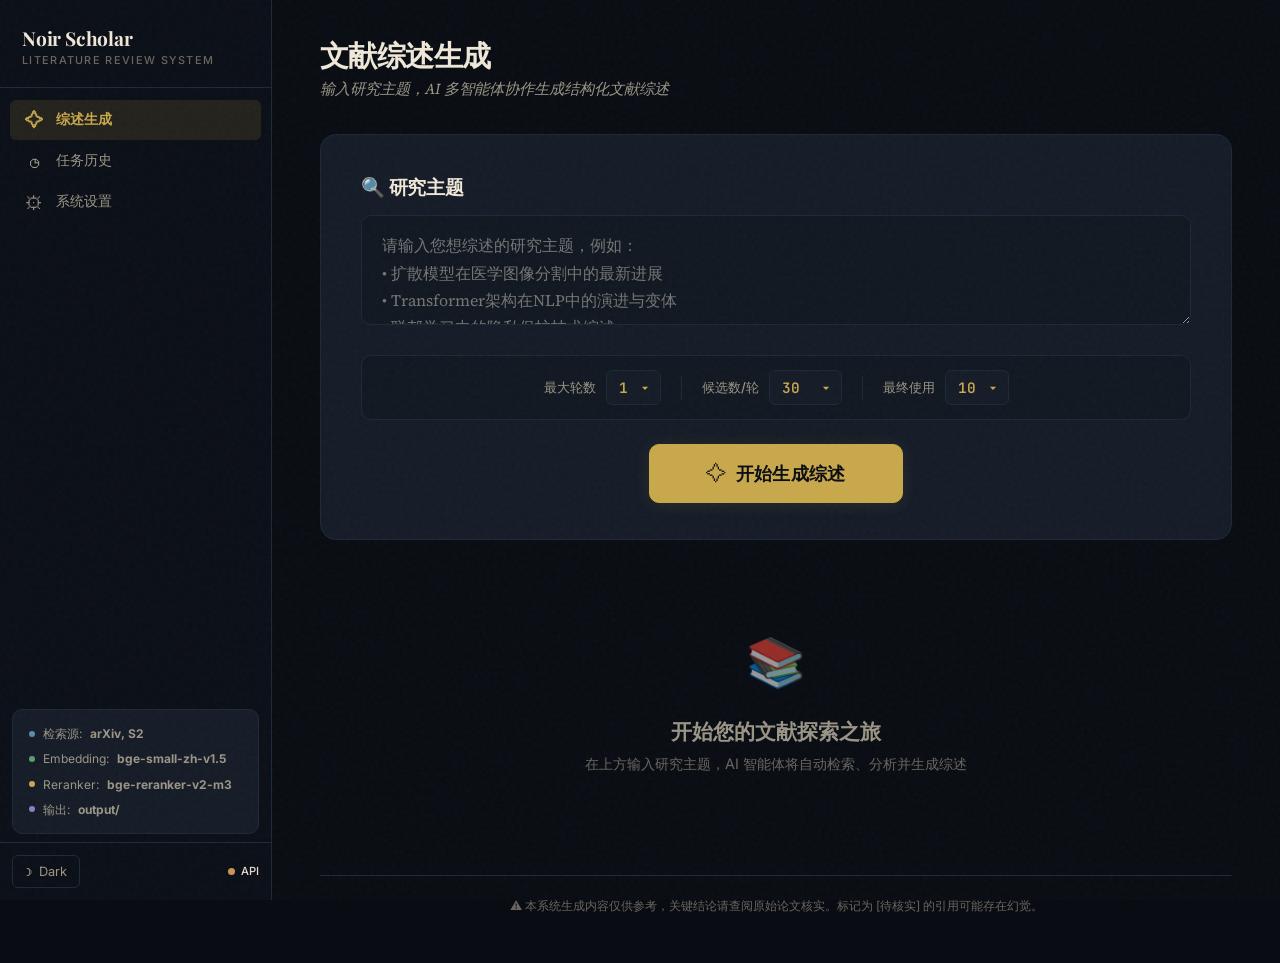
<file: src/ui/static/index.html>
<!DOCTYPE html>
<html lang="zh-CN" data-theme="dark">
<head>
  <meta charset="UTF-8">
  <meta name="viewport" content="width=device-width, initial-scale=1.0">
  <title>Noir Scholar — 科研文献智能综述系统</title>
  <meta name="description" content="基于 LangGraph 多 Agent 协作的自动文献综述生成平台">
  <link rel="icon" href="data:image/svg+xml,%3Csvg xmlns='http://www.w3.org/2000/svg' viewBox='0 0 32 32'%3E%3Ctext y='28' font-size='28'%3E📚%3C/text%3E%3C/svg%3E">
  <link rel="stylesheet" href="css/main.css">
</head>
<body>
  <div id="app">
    <!-- Rendered by JS -->
    <div style="display:flex;align-items:center;justify-content:center;width:100%;min-height:100vh;">
      <div style="text-align:center;">
        <div style="font-size:3rem;margin-bottom:16px;">📚</div>
        <p style="color:var(--text-secondary);">正在加载 Noir Scholar...</p>
      </div>
    </div>
  </div>

  <script>
    // API base URL configuration
    // In production, change this to your actual API server
    window.__API_BASE__ = window.location.origin + '/api/review';
  </script>
  <script src="js/main.js"></script>
</body>
</html>
</file>
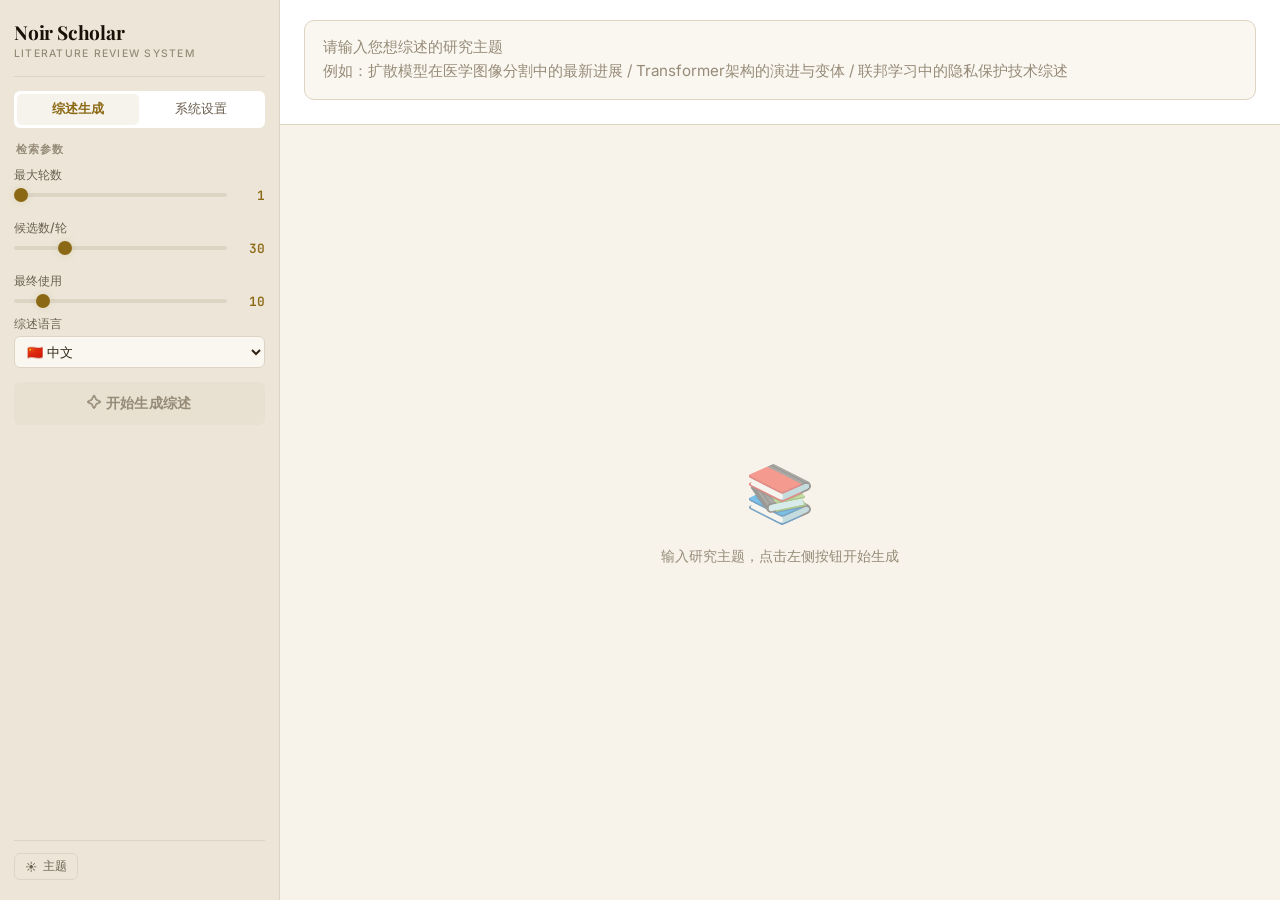
<file: desktop/app.html>
<!DOCTYPE html>
<html lang="zh-CN" data-theme="light">
<head>
<meta charset="UTF-8">
<meta name="viewport" content="width=device-width, initial-scale=1.0">
<title>Noir Scholar · 文献综述系统</title>
<link rel="stylesheet" href="app.css">

</head>
<body>

<!-- ===== Sidebar ===== -->
<aside class="sidebar">
  <div class="sidebar-brand">
    <h1>Noir Scholar</h1>
    <div class="subtitle">Literature Review System</div>
  </div>

  <div class="segmented-nav">
    <button id="navGenerate" class="active" onclick="switchPage('generate')">综述生成</button>
    <button id="navSettings" onclick="switchPage('settings')">系统设置</button>
  </div>

  <!-- Generate sidebar -->
  <div id="sidebarGenerate">
    <div class="sidebar-section">
      <div class="sidebar-section-label">检索参数</div>
      <div class="sidebar-field">
        <label>最大轮数</label>
        <div class="range-row">
          <input type="range" id="maxRounds" min="1" max="5" value="1" oninput="updateSlider('roundsVal', this.value)">
          <span class="range-val" id="roundsVal">1</span>
        </div>
      </div>
      <div class="sidebar-field">
        <label>候选数/轮</label>
        <div class="range-row">
          <input type="range" id="papersPerRound" min="10" max="100" value="30" oninput="updateSlider('papersVal', this.value)">
          <span class="range-val" id="papersVal">30</span>
        </div>
      </div>
      <div class="sidebar-field">
        <label>最终使用</label>
        <div class="range-row">
          <input type="range" id="finalPapers" min="5" max="50" value="10" oninput="updateSlider('finalVal', this.value)">
          <span class="range-val" id="finalVal">10</span>
        </div>
      </div>
    </div>

    <!-- Language selector -->
    <div class="sidebar-field">
      <label>综述语言</label>
      <select id="reviewLanguage" style="width:100%;padding:6px 8px;border:1px solid var(--border);border-radius:var(--radius-sm);background:var(--bg-input);color:var(--text-primary);font-family:var(--font-ui);font-size:0.82rem;cursor:pointer;">
        <option value="zh">🇨🇳 中文</option>
        <option value="en">🇺🇸 English</option>
      </select>
    </div>

    <button class="btn-generate" id="generateBtn" onclick="startReview()" disabled>✧ 开始生成综述</button>
  </div>

  <!-- Settings sidebar -->
  <div id="sidebarSettings" style="display:none">
    <div class="sidebar-section">
      <div class="sidebar-section-label">配置</div>
      <p class="sidebar-settings-hint">
        在右侧面板中修改 LLM、检索源、输出路径等配置。<br><br>
        点击 <b style="color:var(--accent);">保存设置</b> 后生效，Web 端与桌面端共享。
      </p>
    </div>
  </div>

  <!-- Recent history -->
  <div class="sidebar-history" id="sidebarHistory" style="display:none;">
    <div class="sidebar-section-label">📋 历史记录</div>
    <div class="history-list" id="historyList"></div>
  </div>

  <div class="sidebar-footer">
    <button class="theme-toggle" onclick="toggleTheme()" title="切换主题">
      <span id="themeIcon">☀</span> 主题
    </button>
  </div>
</aside>

<!-- ===== Main ===== -->
<div class="main">

  <!-- ===== PAGE: Generate ===== -->
  <div class="page active" id="pageGenerate">
    <div class="input-area">
      <textarea id="queryInput" placeholder="请输入您想综述的研究主题&#10;例如：扩散模型在医学图像分割中的最新进展 / Transformer架构的演进与变体 / 联邦学习中的隐私保护技术综述" oninput="checkInput()"></textarea>
    </div>

    <!-- Pipeline + Progress -->
    <div class="pipeline-box" id="pipelineBox">
      <div class="pipeline" id="pipelineStages">
        <!-- JS populated -->
      </div>
      <div class="progress-bar-wrap">
        <div class="progress-track"><div class="progress-fill" id="progressBar"></div></div>
        <span class="progress-label" id="progressText">准备中...</span>
        <span class="progress-pct" id="progressPct">0%</span>
      </div>
    </div>

    <!-- Live log -->
    <div class="live-log-area" id="liveLogArea">
      <div class="log-header">📋 实时执行日志</div>
      <div class="log-body" id="liveLogBody"></div>
    </div>

    <!-- Empty state -->
    <div class="empty-state" id="emptyState">
      <div class="empty-icon">📚</div>
      <p>输入研究主题，点击左侧按钮开始生成</p>
    </div>

    <!-- Results -->
    <div class="result-area" id="resultArea">
      <div class="stats">
        <div class="stat-card"><div class="num" id="statRetrieved">-</div><div class="lbl">检索文献</div></div>
        <div class="stat-card"><div class="num" id="statUsed">-</div><div class="lbl">最终使用</div></div>
        <div class="stat-card"><div class="num" id="statRounds">-</div><div class="lbl">检索轮数</div></div>
        <div class="stat-card"><div class="num" id="statClusters">-</div><div class="lbl">主题聚类</div></div>
        <div class="stat-card"><div class="num" id="statChars">-</div><div class="lbl">综述字数</div></div>
      </div>

      <div class="tabs" style="display:flex;justify-content:space-between;align-items:center;">
        <div style="display:flex;">
          <button class="tab-btn active" onclick="switchResultTab('review')">📄 综述全文</button>
          <button class="tab-btn" onclick="switchResultTab('analysis')">📊 分析结果</button>
          <button class="tab-btn" onclick="switchResultTab('papers')">📚 文献列表</button>
          <button class="tab-btn" onclick="switchResultTab('logs')">📋 执行日志</button>
        </div>
        <div id="saveBtnContainer" style="flex-shrink:0;"></div>
      </div>
      <div class="tab-content">
        <div class="tab-panel active" id="panelReview"><p style="color:var(--text-muted);text-align:center;padding:40px">等待生成...</p></div>
        <div class="tab-panel" id="panelAnalysis"><p style="color:var(--text-muted);text-align:center;padding:40px">等待生成...</p></div>
        <div class="tab-panel" id="panelPapers"><p style="color:var(--text-muted);text-align:center;padding:40px">等待生成...</p></div>
        <div class="tab-panel" id="panelLogs"><p style="color:var(--text-muted);text-align:center;padding:40px">等待生成...</p></div>
      </div>
    </div>
  </div>

  <!-- ===== PAGE: Settings ===== -->
  <div class="page" id="pageSettings">
    <div class="settings-page">
      <div class="settings-header">
        <div>
          <h2>⚙️ 系统设置</h2>
          <p class="subtitle">配置修改后点击保存生效 · 与 Web 端共享 config/user_settings.json</p>
        </div>
        <div class="settings-header-actions">
          <span class="header-hint">修改自动保存</span>
          <button class="btn-secondary btn-sm" onclick="resetSettings()" title="恢复默认设置">恢复默认</button>
        </div>
      </div>
      <div class="settings-body">

      <!-- Pro 模型 -->
      <div class="setting-group">
        <h4>🧠 Pro 模型（深度推理）</h4>
        <div style="display:flex;gap:12px">
          <div style="flex:1">
            <label>服务商</label>
            <select id="setProPreset" onchange="onLLMPreset('pro')">
              <option value="https://api.deepseek.com">DeepSeek</option>
              <option value="https://api.openai.com/v1">OpenAI</option>
              <option value="http://localhost:11434/v1">Ollama (本地)</option>
              <option value="__custom__">自定义</option>
            </select>
          </div>
          <div style="flex:1">
            <label>模型名称</label>
            <input type="text" id="setProModel" placeholder="deepseek-v4-pro">
          </div>
        </div>
        <div id="setProCustomURL" style="display:none;margin-top:8px">
          <label>Base URL</label>
          <input type="text" id="setProBaseURL" placeholder="https://api.example.com/v1">
        </div>
        <label style="margin-top:8px">API Key</label>
        <input type="password" id="setProAPIKey" placeholder="sk-...">
      </div>

      <!-- Flash 模型 -->
      <div class="setting-group">
        <h4>⚡ Flash 模型（快速任务）</h4>
        <div style="display:flex;gap:12px">
          <div style="flex:1">
            <label>服务商</label>
            <select id="setFlashPreset" onchange="onLLMPreset('flash')">
              <option value="https://api.deepseek.com">DeepSeek</option>
              <option value="https://api.openai.com/v1">OpenAI</option>
              <option value="http://localhost:11434/v1">Ollama (本地)</option>
              <option value="__custom__">自定义</option>
            </select>
          </div>
          <div style="flex:1">
            <label>模型名称</label>
            <input type="text" id="setFlashModel" placeholder="deepseek-v4-flash">
          </div>
        </div>
        <div id="setFlashCustomURL" style="display:none;margin-top:8px">
          <label>Base URL</label>
          <input type="text" id="setFlashBaseURL" placeholder="https://api.example.com/v1">
        </div>
        <label style="margin-top:8px">API Key（留空则复用 Pro Key）</label>
        <input type="password" id="setFlashAPIKey" placeholder="sk-...">

        <!-- 各阶段模型分配 -->
        <details style="margin-top:14px;font-size:0.78rem;color:var(--text-secondary);cursor:pointer;">
          <summary style="font-weight:600;color:var(--accent);">⚡ 各阶段模型分配 (Flash / Pro)</summary>
          <div style="display:grid;grid-template-columns:1fr 1fr;gap:4px;margin-top:10px;" id="stageModels">
          </div>
        </details>
      </div>

      <!-- 检索参数 -->
      <div class="setting-group">
        <h4>🔍 检索参数 & 检索源</h4>
        <div style="display:flex;gap:12px">
          <div style="flex:1"><label>最大轮数</label><input type="text" id="setMaxRounds" value="1"></div>
          <div style="flex:1"><label>候选数/轮</label><input type="text" id="setPapersPerRound" value="30"></div>
          <div style="flex:1"><label>最终使用</label><input type="text" id="setFinalPapers" value="10"></div>
        </div>
        <label style="margin-top:10px">检索源（点击切换）</label>
        <div class="checkbox-row" id="sourceChips">
          <span class="chip checked" data-src="arxiv" onclick="toggleChip(this)">arXiv</span>
          <span class="chip checked" data-src="semantic_scholar" onclick="toggleChip(this)">Semantic Scholar</span>
          <span class="chip" data-src="pubmed" onclick="toggleChip(this)">PubMed</span>
          <span class="chip" data-src="dblp" onclick="toggleChip(this)">DBLP</span>
        </div>
      </div>

      <!-- 本地模型 -->
      <div class="setting-group">
        <h4>🧩 本地模型</h4>
        <div style="display:flex;gap:12px">
          <div style="flex:1">
            <label>Embedding 向量模型</label>
            <select id="setEmbedding" onchange="onModelSelect()">
              <option value="BAAI/bge-small-zh-v1.5" data-id="BAAI/bge-small-zh-v1.5">BGE Small 中文 (~92MB)</option>
              <option value="BAAI/bge-large-zh-v1.5" data-id="BAAI/bge-large-zh-v1.5">BGE Large 中文 (~650MB)</option>
              <option value="BAAI/bge-small-en-v1.5" data-id="BAAI/bge-small-en-v1.5">BGE Small 英文 (~130MB)</option>
              <option value="BAAI/bge-micro-v2" data-id="BAAI/bge-micro-v2">BGE Micro 超轻量 (~17MB)</option>
              <option value="sentence-transformers/all-MiniLM-L6-v2" data-id="sentence-transformers/all-MiniLM-L6-v2">MiniLM 英文 (~80MB)</option>
              <option value="intfloat/multilingual-e5-small" data-id="intfloat/multilingual-e5-small">E5 Small 多语言 (~120MB)</option>
            </select>
            <span id="embeddingStatus" style="font-size:0.68rem;color:var(--text-muted);margin-top:4px;display:block;"></span>
          </div>
          <div style="flex:1">
            <label>Reranker 重排序模型</label>
            <select id="setReranker" onchange="onModelSelect()">
              <option value="BAAI/bge-reranker-v2-m3" data-id="BAAI/bge-reranker-v2-m3">BGE Reranker V2 M3 推荐 (~2.2GB)</option>
              <option value="BAAI/bge-reranker-base" data-id="BAAI/bge-reranker-base">BGE Reranker Base (~440MB)</option>
              <option value="BAAI/bge-reranker-v2-minicpm-layerwise" data-id="BAAI/bge-reranker-v2-minicpm-layerwise">BGE Reranker MiniCPM 轻量 (~120MB)</option>
              <option value="cross-encoder/ms-marco-MiniLM-L-4-v2" data-id="cross-encoder/ms-marco-MiniLM-L-4-v2">MiniLM 超轻量 (~25MB)</option>
            </select>
            <span id="rerankerStatus" style="font-size:0.68rem;color:var(--text-muted);margin-top:4px;display:block;"></span>
          </div>
        </div>
        <div id="modelDownloadBtn" style="margin-top:8px;display:none;">
          <button class="btn-secondary btn-sm" id="btnDownloadModel" onclick="downloadSelectedModel()">⬇ 下载模型</button>
        </div>
        <!-- 全流程模型映射表（与 Streamlit 一致） -->
        <details style="margin-top:12px;font-size:0.72rem;color:var(--text-secondary);cursor:pointer;">
          <summary style="font-weight:500;color:var(--accent);">📋 各流程使用的模型 & 预计耗时</summary>
          <table class="flow-table" style="margin-top:8px">
            <tr><th>流程步骤</th><th>使用的模型</th><th style="text-align:center">位置</th><th style="text-align:center">⏱ 耗时</th></tr>
            <tr><td>Jieba 分词</td><td>jieba (算法)</td><td style="text-align:center">CPU</td><td style="text-align:center">&lt;1s</td></tr>
            <tr><td>关键词提取与打分</td><td id="flow-stage-keyword_extraction">⚡ Flash</td><td style="text-align:center">云端</td><td style="text-align:center">3-8s</td></tr>
            <tr><td>多源学术检索</td><td>HTTP API</td><td style="text-align:center">网络</td><td style="text-align:center">15-45s</td></tr>
            <tr><td>PDF 全文下载与章节切分</td><td>pypdf (算法)</td><td style="text-align:center">CPU</td><td style="text-align:center">2-10s</td></tr>
            <tr><td>BM25 关键词检索</td><td>rank_bm25 (算法)</td><td style="text-align:center">CPU</td><td style="text-align:center">1-3s</td></tr>
            <tr><td>向量语义检索</td><td id="flow-full-emb">-</td><td style="text-align:center">GPU</td><td style="text-align:center">2-5s</td></tr>
            <tr><td>RRF 多路融合排序</td><td>RRF (算法)</td><td style="text-align:center">CPU</td><td style="text-align:center">&lt;1s</td></tr>
            <tr><td>CrossEncoder 精细重排序</td><td id="flow-full-rerank">-</td><td style="text-align:center">GPU</td><td style="text-align:center">3-10s</td></tr>
            <tr><td>论文相关性评分</td><td id="flow-stage-relevance_scoring">⚡ Flash</td><td style="text-align:center">云端</td><td style="text-align:center">10-20s</td></tr>
            <tr><td>论文结构化信息抽取</td><td id="flow-stage-structured_extraction">🧠 Pro</td><td style="text-align:center">云端</td><td style="text-align:center">20-60s</td></tr>
            <tr><td>时间线/演进分析</td><td id="flow-stage-timeline_analysis">🧠 Pro</td><td style="text-align:center">云端</td><td style="text-align:center">5-15s</td></tr>
            <tr><td>研究主题聚类</td><td id="flow-stage-topic_clustering">🧠 Pro</td><td style="text-align:center">云端</td><td style="text-align:center">5-15s</td></tr>
            <tr><td>观点冲突检测</td><td id="flow-stage-conflict_detection">🧠 Pro</td><td style="text-align:center">云端</td><td style="text-align:center">5-15s</td></tr>
            <tr><td>综述章节规划</td><td id="flow-stage-chapter_planning">⚡ Flash</td><td style="text-align:center">云端</td><td style="text-align:center">5-15s</td></tr>
            <tr><td>综述正文撰写</td><td id="flow-stage-review_writing">🧠 Pro</td><td style="text-align:center">云端</td><td style="text-align:center">30-90s</td></tr>
            <tr><td>引文真实性校验</td><td id="flow-stage-citation_checking">⚡ Flash</td><td style="text-align:center">云端</td><td style="text-align:center">10-20s</td></tr>
            <tr><td>综述润色与格式化</td><td id="flow-stage-polishing">⚡ Flash</td><td style="text-align:center">云端</td><td style="text-align:center">10-20s</td></tr>
            <tr style="font-weight:600;color:var(--accent)"><td>合计</td><td colspan="2"></td><td style="text-align:center">≈ 2-6 分钟</td></tr>
          </table>
        </details>
      </div>

      <!-- 输出配置 -->
      <div class="setting-group">
        <h4>💾 输出配置</h4>
        <label>综述保存目录</label>
        <input type="text" id="setOutputDir" placeholder="D:\project\ResearchPaper\output">
      </div>

      <!-- 自定义检索源 -->
      <div class="setting-group">
        <h4>🔧 自定义检索源</h4>
        <div id="customSourcesList"><p style="font-size:0.78rem;color:var(--text-muted);">暂无自定义检索源</p></div>
        <button class="btn-secondary" onclick="openAddSourceModal()">＋ 添加检索源</button>
      </div>

      </div>  <!-- .settings-body -->
    </div>
  </div>

</div>

<!-- Add Source Modal -->
<div class="modal-overlay" id="addSourceModal">
  <div class="modal-box">
    <div class="modal-box-header">
      <h3>＋ 添加自定义检索源</h3>
    </div>
    <div class="modal-box-body">
      <label>API 预设（可选）</label>
      <select id="modalPreset" onchange="onPresetSelect()">
        <option value="">-- 自定义 --</option>
        <option value="openalex">OpenAlex（免费，推荐）</option>
        <option value="crossref">Crossref（免费）</option>
      </select>
      <label>检索源名称</label>
      <input type="text" id="modalSourceName" placeholder="例如：OpenAlex">
      <label>API 端点 URL</label>
      <input type="text" id="modalSourceUrl" placeholder="https://api.example.com">
      <details style="margin-top:10px;font-size:0.78rem;">
        <summary style="cursor:pointer;color:var(--accent);font-weight:500;">⚙ 高级参数（API 路径映射）</summary>
        <label>搜索路径（如 /works）</label>
        <input type="text" id="modalSearchPath" value="/search" placeholder="/search">
        <div style="display:flex;gap:8px;">
          <div style="flex:1"><label>查询参数名</label><input type="text" id="modalQueryParam" value="q" placeholder="q"></div>
          <div style="flex:1"><label>限制参数名</label><input type="text" id="modalLimitParam" value="limit" placeholder="limit"></div>
        </div>
        <label>结果路径（JSON 中数据数组的位置，如 data / results / data.items）</label>
        <input type="text" id="modalResultsPath" value="data" placeholder="data">
      </details>
      <label>API Key（可选）</label>
      <input type="text" id="modalSourceKey" placeholder="留空则无需认证">
      <div class="modal-test-result" id="modalTestResult"></div>
    </div>
    <div class="modal-box-footer">
      <button class="btn-secondary" onclick="closeAddSourceModal()">取消</button>
      <button class="btn-secondary" id="modalTestBtn" onclick="testCustomSource()">🔍 检测连接</button>
      <button class="btn-primary" id="modalAddBtn" onclick="addCustomSource()" disabled>＋ 添加</button>
    </div>
  </div>
</div>

<!-- Confirm Modal -->
<div class="modal-overlay" id="confirmModal">
  <div class="modal-box" style="width:360px;text-align:center;">
    <div class="modal-box-header"><h3>确认删除</h3></div>
    <div class="modal-box-body">
      <p id="confirmModalMsg" style="color:var(--text-secondary);font-size:0.9rem;"></p>
    </div>
    <div class="modal-box-footer" style="justify-content:center;">
      <button class="btn-secondary" onclick="cancelDelete()">取消</button>
      <button class="btn-primary" onclick="confirmDelete()" style="background:var(--error);">确认删除</button>
    </div>
  </div>
</div>

<!-- Toast container -->
<div class="toast-container" id="toastContainer"></div>

<script src="app.js"></script>
</body>
</html>
</file>
<file: src/ui/static/css/main.css>
/* ============================================================
   Noir Scholar — Design System
   Dark academia meets modern research dashboard.
   ============================================================ */

/* --- Google Fonts --- */
@import url('https://fonts.googleapis.com/css2?family=Playfair+Display:ital,wght@0,400;0,500;0,600;0,700;0,800;1,400;1,500&family=Source+Serif+4:ital,opsz,wght@0,8..60,300;0,8..60,400;0,8..60,500;0,8..60,600;0,8..60,700;1,8..60,400;1,8..60,500&family=JetBrains+Mono:ital,wght@0,300;0,400;0,500;0,600;1,400&family=Inter:opsz,wght@14..32,300;14..32,400;14..32,500;14..32,600;14..32,700&display=swap');

/* ============================================================
   CSS Custom Properties
   ============================================================ */
:root {
  /* --- Dark Theme (default) --- */
  --bg-root: #090d13;
  --bg-surface: #0f141c;
  --bg-card: #151c27;
  --bg-card-hover: #1a2330;
  --bg-card-raised: #1c2533;
  --bg-input: #111821;
  --bg-sidebar: #0b0f17;
  --bg-code: #0d1117;

  --text-primary: #e4ddd0;
  --text-secondary: #9b9586;
  --text-muted: #6b6560;
  --text-heading: #efe8d8;
  --text-accent: #c9a84c;

  --accent: #c9a84c;
  --accent-dim: #a8893a;
  --accent-glow: rgba(201, 168, 76, 0.12);
  --accent-glow-strong: rgba(201, 168, 76, 0.25);

  --border: #1e2938;
  --border-light: #283444;
  --border-accent: rgba(201, 168, 76, 0.3);

  --success: #5a9e6f;
  --success-bg: rgba(90, 158, 111, 0.1);
  --warning: #c9954e;
  --warning-bg: rgba(201, 149, 78, 0.1);
  --error: #c85554;
  --error-bg: rgba(200, 85, 84, 0.1);
  --info: #5b8ca8;
  --info-bg: rgba(91, 140, 168, 0.1);

  --shadow-sm: 0 1px 2px rgba(0,0,0,0.3);
  --shadow-md: 0 4px 12px rgba(0,0,0,0.4);
  --shadow-lg: 0 8px 32px rgba(0,0,0,0.5);
  --shadow-glow: 0 0 20px var(--accent-glow);

  --radius-sm: 6px;
  --radius-md: 10px;
  --radius-lg: 16px;

  --font-display: 'Playfair Display', Georgia, 'Times New Roman', serif;
  --font-body: 'Source Serif 4', Georgia, serif;
  --font-ui: 'Inter', -apple-system, BlinkMacSystemFont, sans-serif;
  --font-mono: 'JetBrains Mono', 'Fira Code', 'Consolas', monospace;

  --transition-fast: 150ms ease;
  --transition: 250ms ease;
  --transition-slow: 400ms cubic-bezier(0.4, 0, 0.2, 1);

  --sidebar-w: 272px;
  --header-h: 0px;
}

/* --- Light Theme --- */
[data-theme="light"] {
  --bg-root: #f7f3ea;
  --bg-surface: #f0ebe0;
  --bg-card: #ffffff;
  --bg-card-hover: #faf7f0;
  --bg-card-raised: #fdfbf5;
  --bg-input: #faf7f0;
  --bg-sidebar: #ede6d8;
  --bg-code: #f4efe4;

  --text-primary: #2d2416;
  --text-secondary: #6b6050;
  --text-muted: #968b78;
  --text-heading: #1a1008;
  --text-accent: #8b6914;

  --accent: #8b6914;
  --accent-dim: #6b4f10;
  --accent-glow: rgba(139, 105, 20, 0.08);
  --accent-glow-strong: rgba(139, 105, 20, 0.18);

  --border: #ddd4c4;
  --border-light: #e8e0d0;
  --border-accent: rgba(139, 105, 20, 0.25);

  --shadow-sm: 0 1px 3px rgba(0,0,0,0.06);
  --shadow-md: 0 4px 16px rgba(0,0,0,0.08);
  --shadow-lg: 0 8px 40px rgba(0,0,0,0.12);
  --shadow-glow: 0 0 24px rgba(139, 105, 20, 0.12);
}

/* ============================================================
   Reset & Base
   ============================================================ */
*, *::before, *::after {
  box-sizing: border-box;
  margin: 0;
  padding: 0;
}

html {
  font-size: 16px;
  scroll-behavior: smooth;
  -webkit-font-smoothing: antialiased;
  -moz-osx-font-smoothing: grayscale;
}

body {
  font-family: var(--font-ui);
  background: var(--bg-root);
  color: var(--text-primary);
  line-height: 1.6;
  min-height: 100vh;
  display: flex;
  overflow-x: hidden;
}

/* Subtle noise texture overlay */
body::after {
  content: '';
  position: fixed;
  inset: 0;
  pointer-events: none;
  z-index: 9999;
  opacity: 0.03;
  background-image: url("data:image/svg+xml,%3Csvg viewBox='0 0 256 256' xmlns='http://www.w3.org/2000/svg'%3E%3Cfilter id='n'%3E%3CfeTurbulence type='fractalNoise' baseFrequency='0.85' numOctaves='4' stitchTiles='stitch'/%3E%3C/filter%3E%3Crect width='100%25' height='100%25' filter='url(%23n)'/%3E%3C/svg%3E");
}

h1, h2, h3, h4, h5, h6 {
  font-family: var(--font-display);
  color: var(--text-heading);
  font-weight: 600;
  line-height: 1.3;
}

a {
  color: var(--accent);
  text-decoration: none;
  transition: color var(--transition-fast);
}
a:hover { color: var(--text-accent); }

/* Scrollbar */
::-webkit-scrollbar { width: 6px; height: 6px; }
::-webkit-scrollbar-track { background: transparent; }
::-webkit-scrollbar-thumb {
  background: var(--border-light);
  border-radius: 3px;
}
::-webkit-scrollbar-thumb:hover { background: var(--text-muted); }

/* ============================================================
   Layout
   ============================================================ */
#app {
  display: flex;
  width: 100%;
  min-height: 100vh;
}

/* --- Sidebar --- */
.sidebar {
  width: var(--sidebar-w);
  min-width: var(--sidebar-w);
  background: var(--bg-sidebar);
  border-right: 1px solid var(--border);
  display: flex;
  flex-direction: column;
  position: fixed;
  top: 0;
  left: 0;
  bottom: 0;
  z-index: 100;
  transition: transform var(--transition-slow);
}

.sidebar-brand {
  padding: 26px 22px 18px;
  border-bottom: 1px solid var(--border);
}

.sidebar-brand h1 {
  font-family: var(--font-display);
  font-size: 1.2rem;
  font-weight: 700;
  color: var(--text-heading);
  letter-spacing: -0.01em;
  line-height: 1.25;
}

.sidebar-brand .subtitle {
  font-family: var(--font-ui);
  font-size: 0.68rem;
  font-weight: 500;
  color: var(--text-muted);
  text-transform: uppercase;
  letter-spacing: 0.12em;
  margin-top: 2px;
}

.sidebar-nav {
  flex: 1;
  padding: 12px 10px;
  display: flex;
  flex-direction: column;
  gap: 1px;
}

.nav-item {
  display: flex;
  align-items: center;
  gap: 10px;
  padding: 9px 12px;
  border-radius: var(--radius-sm);
  font-family: var(--font-ui);
  font-size: 0.85rem;
  font-weight: 500;
  color: var(--text-secondary);
  cursor: pointer;
  transition: all var(--transition-fast);
  border: none;
  background: none;
  width: 100%;
  text-align: left;
}

.nav-item:hover {
  background: var(--bg-card-hover);
  color: var(--text-primary);
}

.nav-item.active {
  background: var(--accent-glow);
  color: var(--accent);
  font-weight: 600;
}

.nav-item .icon {
  font-size: 1.15rem;
  width: 24px;
  text-align: center;
  flex-shrink: 0;
}

.nav-item .badge {
  margin-left: auto;
  background: var(--accent);
  color: #000;
  font-size: 0.65rem;
  font-weight: 700;
  padding: 2px 7px;
  border-radius: 10px;
  min-width: 20px;
  text-align: center;
}

/* Sidebar status card */
.sidebar-status {
  margin: 8px 12px;
  padding: 14px 16px;
  background: var(--bg-card);
  border-radius: var(--radius-md);
  border: 1px solid var(--border);
}

.sidebar-status .status-row {
  display: flex;
  align-items: center;
  gap: 8px;
  font-size: 0.75rem;
  color: var(--text-secondary);
  margin-bottom: 6px;
}
.sidebar-status .status-row:last-child { margin-bottom: 0; }

.sidebar-status .dot {
  width: 6px;
  height: 6px;
  border-radius: 50%;
  flex-shrink: 0;
}
.dot.blue { background: var(--info); }
.dot.green { background: var(--success); }
.dot.amber { background: var(--accent); }
.dot.purple { background: #8b7ec8; }

.sidebar-footer {
  padding: 12px;
  border-top: 1px solid var(--border);
  display: flex;
  align-items: center;
  justify-content: space-between;
}

.theme-toggle {
  display: flex;
  align-items: center;
  gap: 8px;
  padding: 8px 12px;
  border-radius: var(--radius-sm);
  cursor: pointer;
  background: none;
  border: 1px solid var(--border);
  color: var(--text-secondary);
  font-size: 0.8rem;
  font-family: var(--font-ui);
  transition: all var(--transition-fast);
}
.theme-toggle:hover {
  background: var(--bg-card-hover);
  color: var(--text-primary);
}

/* --- Main Content --- */
.main-content {
  flex: 1;
  margin-left: var(--sidebar-w);
  min-height: 100vh;
  display: flex;
  flex-direction: column;
}

.page {
  display: none;
  flex: 1;
  padding: 36px 48px 48px;
  max-width: 1100px;
  width: 100%;
  margin: 0 auto;
}

.page.active { display: block; }

/* --- Page Header --- */
.page-header {
  margin-bottom: 32px;
}

.page-header h2 {
  font-size: 1.8rem;
  font-weight: 700;
  letter-spacing: -0.02em;
  color: var(--text-heading);
}

.page-header .caption {
  font-family: var(--font-body);
  font-size: 0.95rem;
  color: var(--text-secondary);
  margin-top: 4px;
  font-style: italic;
}

/* ============================================================
   Cards
   ============================================================ */
.card {
  background: var(--bg-card);
  border: 1px solid var(--border);
  border-radius: var(--radius-lg);
  padding: 24px 28px;
  transition: border-color var(--transition), box-shadow var(--transition);
}

.card:hover {
  border-color: var(--border-light);
}

.card-header {
  font-family: var(--font-display);
  font-size: 1.15rem;
  font-weight: 600;
  color: var(--text-heading);
  margin-bottom: 16px;
  padding-bottom: 12px;
  border-bottom: 1px solid var(--border);
}

.card-accent {
  border-left: 3px solid var(--accent);
}

/* ============================================================
   Buttons
   ============================================================ */
.btn {
  display: inline-flex;
  align-items: center;
  justify-content: center;
  gap: 8px;
  padding: 10px 24px;
  font-family: var(--font-ui);
  font-size: 0.875rem;
  font-weight: 600;
  border-radius: var(--radius-sm);
  border: 1px solid transparent;
  cursor: pointer;
  transition: all var(--transition-fast);
  white-space: nowrap;
  letter-spacing: 0.01em;
}

.btn:disabled {
  opacity: 0.45;
  cursor: not-allowed;
}

.btn-primary {
  background: var(--accent);
  color: #0a0d13;
  border-color: var(--accent);
}
.btn-primary:hover:not(:disabled) {
  background: var(--accent-dim);
  box-shadow: var(--shadow-glow);
}

.btn-secondary {
  background: var(--bg-card);
  color: var(--text-primary);
  border-color: var(--border-light);
}
.btn-secondary:hover:not(:disabled) {
  background: var(--bg-card-hover);
  border-color: var(--text-muted);
}

.btn-ghost {
  background: transparent;
  color: var(--text-secondary);
  border-color: transparent;
}
.btn-ghost:hover:not(:disabled) {
  background: var(--bg-card-hover);
  color: var(--text-primary);
}

.btn-danger {
  background: var(--error-bg);
  color: var(--error);
  border-color: transparent;
}
.btn-danger:hover:not(:disabled) {
  background: var(--error);
  color: #fff;
}

.btn-sm { padding: 7px 16px; font-size: 0.8rem; }
.btn-lg { padding: 14px 36px; font-size: 1rem; border-radius: var(--radius-md); }

/* Hero CTA button */
.btn-hero {
  padding: 16px 56px;
  font-size: 1.1rem;
  font-weight: 700;
  border-radius: var(--radius-md);
  letter-spacing: 0.02em;
  transition: all var(--transition);
  box-shadow: 0 2px 16px var(--accent-glow);
}
.btn-hero:hover:not(:disabled) {
  box-shadow: 0 6px 32px var(--accent-glow-strong);
  transform: translateY(-2px);
}
.btn-hero:active:not(:disabled) {
  transform: translateY(0);
}
.btn-hero-icon {
  font-size: 1.3rem;
  font-weight: 400;
}

.btn .spinner {
  width: 16px; height: 16px;
  border: 2px solid rgba(0,0,0,0.2);
  border-top-color: currentColor;
  border-radius: 50%;
  animation: spin 0.6s linear infinite;
}

@keyframes spin { to { transform: rotate(360deg); } }

/* ============================================================
   Form Elements
   ============================================================ */
.form-group {
  margin-bottom: 18px;
}

.form-label {
  display: block;
  font-family: var(--font-ui);
  font-size: 0.75rem;
  font-weight: 600;
  color: var(--text-secondary);
  text-transform: uppercase;
  letter-spacing: 0.06em;
  margin-bottom: 6px;
}

.form-hint {
  font-size: 0.75rem;
  color: var(--text-muted);
  margin-top: 4px;
}

.input, .textarea, .select {
  width: 100%;
  padding: 10px 14px;
  font-family: var(--font-ui);
  font-size: 0.875rem;
  color: var(--text-primary);
  background: var(--bg-input);
  border: 1px solid var(--border);
  border-radius: var(--radius-sm);
  transition: all var(--transition-fast);
  outline: none;
}

.input:focus, .textarea:focus, .select:focus {
  border-color: var(--accent);
  box-shadow: 0 0 0 3px var(--accent-glow);
}

.input::placeholder, .textarea::placeholder {
  color: var(--text-muted);
}

.textarea {
  resize: vertical;
  min-height: 100px;
  line-height: 1.6;
}

.select {
  appearance: none;
  background-image: url("data:image/svg+xml,%3Csvg xmlns='http://www.w3.org/2000/svg' width='12' height='12' fill='%239b9586' viewBox='0 0 16 16'%3E%3Cpath d='M8 11L3 6h10z'/%3E%3C/svg%3E");
  background-repeat: no-repeat;
  background-position: right 12px center;
  padding-right: 36px;
  cursor: pointer;
}

/* Toggle / Switch */
.toggle-row {
  display: flex;
  align-items: center;
  justify-content: space-between;
  padding: 10px 0;
}

.toggle-label {
  font-size: 0.875rem;
  color: var(--text-primary);
}

.toggle {
  position: relative;
  width: 44px;
  height: 24px;
  flex-shrink: 0;
}

.toggle input {
  opacity: 0;
  width: 0;
  height: 0;
}

.toggle .slider {
  position: absolute;
  cursor: pointer;
  inset: 0;
  background: var(--border-light);
  border-radius: 12px;
  transition: var(--transition-fast);
}

.toggle .slider::before {
  content: '';
  position: absolute;
  height: 18px;
  width: 18px;
  left: 3px;
  bottom: 3px;
  background: #fff;
  border-radius: 50%;
  transition: var(--transition-fast);
}

.toggle input:checked + .slider {
  background: var(--accent);
}
.toggle input:checked + .slider::before {
  transform: translateX(20px);
}

/* ============================================================
   Pipeline Visualization
   ============================================================ */
.pipeline {
  display: flex;
  align-items: flex-start;
  justify-content: center;
  gap: 0;
  padding: 16px 0;
  flex-wrap: wrap;
  position: relative;
}

.pipeline-stage {
  display: flex;
  flex-direction: column;
  align-items: center;
  text-align: center;
  position: relative;
  flex: 0 0 auto;
  min-width: 90px;
}

.pipeline-connector {
  width: 40px;
  height: 2px;
  background: var(--border-light);
  align-self: center;
  margin: 0 -4px;
  position: relative;
  top: 22px;
  transition: background var(--transition-slow);
}

.pipeline-connector.done {
  background: var(--accent);
}

.pipeline-connector.active {
  background: linear-gradient(90deg, var(--accent), var(--border-light));
  animation: connector-pulse 1.5s ease-in-out infinite;
}

@keyframes connector-pulse {
  0%, 100% { opacity: 1; }
  50% { opacity: 0.4; }
}

.pipeline-node {
  width: 44px;
  height: 44px;
  border-radius: 50%;
  display: flex;
  align-items: center;
  justify-content: center;
  font-size: 1.2rem;
  background: var(--bg-card);
  border: 2px solid var(--border-light);
  transition: all var(--transition-slow);
  position: relative;
  z-index: 1;
}

.pipeline-node.done {
  background: var(--accent-glow);
  border-color: var(--accent);
  box-shadow: 0 0 16px var(--accent-glow);
}

.pipeline-node.active {
  background: var(--accent-glow-strong);
  border-color: var(--accent);
  box-shadow: 0 0 24px var(--accent-glow-strong);
  animation: node-pulse 2s ease-in-out infinite;
}

@keyframes node-pulse {
  0%, 100% { box-shadow: 0 0 16px var(--accent-glow); }
  50% { box-shadow: 0 0 32px var(--accent-glow-strong); }
}

.pipeline-node.error {
  background: var(--error-bg);
  border-color: var(--error);
}

.pipeline-label {
  font-family: var(--font-ui);
  font-size: 0.68rem;
  font-weight: 500;
  color: var(--text-muted);
  margin-top: 8px;
  max-width: 80px;
  line-height: 1.3;
  transition: color var(--transition);
}
.pipeline-stage.done .pipeline-label { color: var(--accent); }
.pipeline-stage.active .pipeline-label { color: var(--text-primary); font-weight: 600; }
.pipeline-stage.error .pipeline-label { color: var(--error); }

.pipeline-check {
  font-size: 0.9rem;
  color: var(--accent);
  display: none;
}
.pipeline-node.done .pipeline-icon { display: none; }
.pipeline-node.done .pipeline-check { display: block; }

/* ============================================================
   Progress Bar
   ============================================================ */
.progress-bar {
  width: 100%;
  height: 4px;
  background: var(--border);
  border-radius: 2px;
  overflow: hidden;
  margin: 8px 0 16px;
}

.progress-bar .fill {
  height: 100%;
  background: linear-gradient(90deg, var(--accent-dim), var(--accent));
  border-radius: 2px;
  transition: width 0.5s ease;
  position: relative;
}

.progress-bar .fill::after {
  content: '';
  position: absolute;
  right: 0;
  top: 0;
  width: 20px;
  height: 100%;
  background: linear-gradient(90deg, transparent, var(--accent-glow-strong));
}

/* ============================================================
   Status Banner
   ============================================================ */
.status-banner {
  display: flex;
  align-items: center;
  gap: 16px;
  padding: 16px 24px;
  border-radius: var(--radius-md);
  background: var(--bg-card);
  border: 1px solid var(--border);
  margin: 20px 0;
}

.status-banner .stage-icon {
  font-size: 1.8rem;
  flex-shrink: 0;
}

.status-banner .stage-info {
  flex: 1;
  min-width: 0;
}

.status-banner .stage-title {
  font-family: var(--font-display);
  font-size: 1rem;
  font-weight: 600;
  color: var(--text-heading);
}

.status-banner .stage-msg {
  font-size: 0.8rem;
  color: var(--text-secondary);
  margin-top: 2px;
  white-space: nowrap;
  overflow: hidden;
  text-overflow: ellipsis;
}

.status-banner .stage-pct {
  font-family: var(--font-mono);
  font-size: 1.5rem;
  font-weight: 300;
  color: var(--accent);
  flex-shrink: 0;
}

@keyframes fade-in-up {
  from { opacity: 0; transform: translateY(12px); }
  to { opacity: 1; transform: translateY(0); }
}

.animate-in {
  animation: fade-in-up 0.5s ease forwards;
}

/* ============================================================
   Stats Grid
   ============================================================ */
.stats-grid {
  display: grid;
  grid-template-columns: repeat(5, 1fr);
  gap: 14px;
  margin: 20px 0;
}

.stat-card {
  background: var(--bg-card);
  border: 1px solid var(--border);
  border-radius: var(--radius-md);
  padding: 20px 16px;
  text-align: center;
  transition: all var(--transition);
}

.stat-card:hover {
  border-color: var(--border-accent);
  box-shadow: var(--shadow-glow);
  transform: translateY(-1px);
}

.stat-value {
  font-family: var(--font-display);
  font-size: 1.8rem;
  font-weight: 700;
  color: var(--accent);
  line-height: 1.1;
}

.stat-label {
  font-size: 0.68rem;
  font-weight: 500;
  color: var(--text-muted);
  text-transform: uppercase;
  letter-spacing: 0.08em;
  margin-top: 4px;
}

/* ============================================================
   Download bar
   ============================================================ */
.download-bar {
  display: flex;
  align-items: center;
  gap: 12px;
  margin-bottom: 22px;
  padding: 12px 20px;
  background: var(--bg-card);
  border: 1px solid var(--border);
  border-radius: var(--radius-md);
}

.download-bar .file-info {
  flex: 1;
  font-family: var(--font-mono);
  font-size: 0.78rem;
  color: var(--text-secondary);
}

/* ============================================================
   Tabs
   ============================================================ */
.tabs {
  display: flex;
  gap: 0;
  border-bottom: 1px solid var(--border);
  margin-bottom: 24px;
}

.tab-btn {
  padding: 12px 24px;
  font-family: var(--font-ui);
  font-size: 0.85rem;
  font-weight: 500;
  color: var(--text-muted);
  background: none;
  border: none;
  border-bottom: 2px solid transparent;
  cursor: pointer;
  transition: all var(--transition-fast);
  margin-bottom: -1px;
}

.tab-btn:hover { color: var(--text-primary); }

.tab-btn.active {
  color: var(--accent);
  border-bottom-color: var(--accent);
  font-weight: 600;
}

.tab-panel { display: none; }
.tab-panel.active { display: block; }

/* ============================================================
   Review Content (Typography showcase)
   ============================================================ */
.review-content {
  font-family: var(--font-body);
  font-size: 1rem;
  line-height: 1.85;
  color: var(--text-primary);
  max-width: 800px;
}

.review-content h1 {
  font-family: var(--font-display);
  font-size: 1.8rem;
  font-weight: 700;
  margin: 1.5em 0 0.6em;
  color: var(--text-heading);
  border-bottom: 1px solid var(--border);
  padding-bottom: 8px;
}

.review-content h2 {
  font-family: var(--font-display);
  font-size: 1.4rem;
  font-weight: 600;
  margin: 1.2em 0 0.5em;
  color: var(--text-heading);
}

.review-content h3 {
  font-family: var(--font-display);
  font-size: 1.15rem;
  font-weight: 600;
  margin: 1em 0 0.4em;
  color: var(--text-heading);
}

.review-content p {
  margin: 0.6em 0;
  text-align: justify;
}

.review-content ul, .review-content ol {
  margin: 0.5em 0;
  padding-left: 1.5em;
}

.review-content li { margin: 0.25em 0; }

.review-content blockquote {
  border-left: 3px solid var(--accent);
  padding: 8px 20px;
  margin: 1em 0;
  background: var(--accent-glow);
  border-radius: 0 var(--radius-sm) var(--radius-sm) 0;
  font-style: italic;
}

.review-content code {
  font-family: var(--font-mono);
  font-size: 0.85em;
  background: var(--bg-code);
  padding: 2px 6px;
  border-radius: 3px;
}

.review-content table {
  width: 100%;
  border-collapse: collapse;
  margin: 1em 0;
}

.review-content th, .review-content td {
  padding: 8px 14px;
  border: 1px solid var(--border);
  text-align: left;
  font-size: 0.9rem;
}

.review-content th {
  background: var(--bg-card);
  font-weight: 600;
}

/* --- Floating TOC --- */
.toc-floating {
  position: sticky;
  top: 24px;
  background: var(--bg-card);
  border: 1px solid var(--border);
  border-radius: var(--radius-md);
  padding: 20px;
  max-height: calc(100vh - 80px);
  overflow-y: auto;
}

.toc-floating h4 {
  font-family: var(--font-ui);
  font-size: 0.72rem;
  font-weight: 600;
  text-transform: uppercase;
  letter-spacing: 0.1em;
  color: var(--text-muted);
  margin-bottom: 12px;
}

.toc-floating a {
  display: block;
  padding: 4px 0;
  font-size: 0.82rem;
  color: var(--text-secondary);
  transition: color var(--transition-fast);
}
.toc-floating a:hover { color: var(--accent); }
.toc-floating a.active { color: var(--accent); font-weight: 600; }
.toc-floating a.toc-h2 { padding-left: 12px; }

/* ============================================================
   Result Layout (Review page)
   ============================================================ */
.result-layout {
  display: grid;
  grid-template-columns: 220px 1fr;
  gap: 32px;
  align-items: start;
}

/* ============================================================
   Expander / Accordion
   ============================================================ */
.expander {
  border: 1px solid var(--border);
  border-radius: var(--radius-md);
  margin-bottom: 8px;
  overflow: hidden;
  background: var(--bg-card);
}

.expander-header {
  display: flex;
  align-items: center;
  justify-content: space-between;
  padding: 14px 18px;
  cursor: pointer;
  font-weight: 500;
  font-size: 0.9rem;
  color: var(--text-primary);
  transition: background var(--transition-fast);
  user-select: none;
}
.expander-header:hover { background: var(--bg-card-hover); }

.expander-header .arrow {
  font-size: 0.7rem;
  color: var(--text-muted);
  transition: transform var(--transition-fast);
}
.expander.open .expander-header .arrow {
  transform: rotate(180deg);
}

.expander-body {
  display: none;
  padding: 0 18px 18px;
  font-size: 0.875rem;
  color: var(--text-secondary);
  line-height: 1.6;
}
.expander.open .expander-body { display: block; }

/* ============================================================
   Topic Cluster Visualization
   ============================================================ */
.clusters-grid {
  display: grid;
  grid-template-columns: repeat(auto-fill, minmax(280px, 1fr));
  gap: 16px;
}

.cluster-card {
  background: var(--bg-card);
  border: 1px solid var(--border);
  border-radius: var(--radius-md);
  padding: 20px;
  transition: all var(--transition);
  cursor: default;
}

.cluster-card:hover {
  border-color: var(--accent);
  box-shadow: var(--shadow-glow);
}

.cluster-card .cluster-name {
  font-family: var(--font-display);
  font-size: 1.05rem;
  font-weight: 600;
  color: var(--text-heading);
  margin-bottom: 8px;
}

.cluster-card .cluster-count {
  font-family: var(--font-mono);
  font-size: 0.72rem;
  color: var(--accent);
  margin-bottom: 10px;
}

.cluster-card .cluster-desc {
  font-size: 0.82rem;
  color: var(--text-secondary);
  line-height: 1.5;
  margin-bottom: 12px;
}

.cluster-card .cluster-themes {
  display: flex;
  flex-wrap: wrap;
  gap: 6px;
}

.theme-tag {
  display: inline-block;
  padding: 3px 10px;
  font-size: 0.7rem;
  font-weight: 500;
  border-radius: 12px;
  background: var(--accent-glow);
  color: var(--accent);
  border: 1px solid var(--border-accent);
}

/* ============================================================
   Conflict Display
   ============================================================ */
.conflict-item {
  background: var(--bg-card);
  border: 1px solid var(--border);
  border-radius: var(--radius-md);
  padding: 18px 20px;
  margin-bottom: 12px;
  border-left: 3px solid var(--warning);
}

.conflict-item .conflict-type {
  font-family: var(--font-ui);
  font-size: 0.68rem;
  font-weight: 700;
  text-transform: uppercase;
  letter-spacing: 0.1em;
  color: var(--warning);
  margin-bottom: 6px;
}

.conflict-item .conflict-desc {
  font-size: 0.875rem;
  color: var(--text-primary);
  line-height: 1.6;
}

/* ============================================================
   Task List (History page)
   ============================================================ */
.task-list {
  display: flex;
  flex-direction: column;
  gap: 8px;
}

.task-item {
  display: flex;
  align-items: center;
  gap: 16px;
  padding: 16px 20px;
  background: var(--bg-card);
  border: 1px solid var(--border);
  border-radius: var(--radius-md);
  transition: all var(--transition-fast);
  cursor: pointer;
}

.task-item:hover {
  border-color: var(--border-light);
  background: var(--bg-card-hover);
}

.task-item .task-status {
  width: 32px;
  height: 32px;
  border-radius: 50%;
  display: flex;
  align-items: center;
  justify-content: center;
  font-size: 0.85rem;
  flex-shrink: 0;
}

.task-status.running {
  background: var(--info-bg);
  color: var(--info);
  animation: node-pulse 2s ease-in-out infinite;
}

.task-status.completed {
  background: var(--success-bg);
  color: var(--success);
}

.task-status.failed {
  background: var(--error-bg);
  color: var(--error);
}

.task-status.pending {
  background: var(--warning-bg);
  color: var(--warning);
}

.task-item .task-info {
  flex: 1;
  min-width: 0;
}

.task-item .task-query {
  font-weight: 600;
  font-size: 0.9rem;
  color: var(--text-primary);
  white-space: nowrap;
  overflow: hidden;
  text-overflow: ellipsis;
}

.task-item .task-meta {
  font-size: 0.72rem;
  color: var(--text-muted);
  margin-top: 2px;
}

.task-item .task-actions {
  display: flex;
  gap: 6px;
}

/* ============================================================
   Settings Layout
   ============================================================ */
.settings-section {
  margin-bottom: 20px;
}

.settings-section h3 {
  font-family: var(--font-display);
  font-size: 1.15rem;
  font-weight: 600;
  color: var(--text-heading);
  margin-bottom: 18px;
  display: flex;
  align-items: center;
  gap: 8px;
}

.settings-grid {
  display: grid;
  grid-template-columns: 1fr 1fr;
  gap: 16px;
}

.settings-grid.cols-3 {
  grid-template-columns: 1fr 1fr 1fr;
}

/* Sticky settings save bar */
.settings-save-bar {
  position: sticky;
  bottom: 0;
  background: var(--bg-root);
  border-top: 1px solid var(--border);
  padding: 16px 0;
  margin-top: 28px;
  display: flex;
  gap: 12px;
  z-index: 10;
}

.settings-save-bar::before {
  content: '';
  position: absolute;
  top: -32px;
  left: 0;
  right: 0;
  height: 32px;
  background: linear-gradient(transparent, var(--bg-root));
  pointer-events: none;
}

/* Settings card refinements */
.settings-section.card {
  padding: 24px 28px;
}

.settings-section.card:hover {
  border-color: var(--border-light);
}

/* Stage model toggles inside settings */
.settings-section .toggle-row {
  padding: 8px 12px;
  border-radius: var(--radius-sm);
  background: var(--bg-input);
  margin-bottom: 4px;
  transition: background var(--transition-fast);
}
.settings-section .toggle-row:hover {
  background: var(--bg-card-hover);
}

/* Source checkboxes */
.source-checkbox-label {
  display: flex;
  align-items: center;
  gap: 8px;
  padding: 10px 16px;
  background: var(--bg-input);
  border: 1px solid var(--border);
  border-radius: var(--radius-sm);
  cursor: pointer;
  font-size: 0.85rem;
  transition: all var(--transition-fast);
  user-select: none;
}
.source-checkbox-label:hover {
  border-color: var(--border-light);
}
.source-checkbox-label:has(input:checked) {
  border-color: var(--accent);
  background: var(--accent-glow);
  color: var(--accent);
}

/* ============================================================
   Toast / Notification
   ============================================================ */
.toast-container {
  position: fixed;
  bottom: 24px;
  right: 24px;
  z-index: 10000;
  display: flex;
  flex-direction: column;
  gap: 8px;
}

.toast {
  padding: 14px 20px;
  border-radius: var(--radius-md);
  font-size: 0.85rem;
  font-weight: 500;
  box-shadow: var(--shadow-lg);
  animation: slide-in-right 0.3s ease;
  max-width: 380px;
  display: flex;
  align-items: center;
  gap: 10px;
}

.toast.success { background: #1a3a25; color: #7ecf8a; border: 1px solid #2a5a35; }
.toast.error { background: #3a1a1a; color: #e88a8a; border: 1px solid #5a2a2a; }
.toast.info { background: #1a2a3a; color: #8ab8d8; border: 1px solid #2a3a5a; }

@keyframes slide-in-right {
  from { opacity: 0; transform: translateX(60px); }
  to { opacity: 1; transform: translateX(0); }
}

/* ============================================================
   Empty State
   ============================================================ */
.empty-state {
  text-align: center;
  padding: 60px 24px;
}

.empty-state .empty-icon {
  font-size: 3rem;
  margin-bottom: 16px;
  opacity: 0.6;
}

.empty-state h3 {
  font-family: var(--font-display);
  font-size: 1.3rem;
  color: var(--text-secondary);
  margin-bottom: 8px;
}

.empty-state p {
  font-size: 0.9rem;
  color: var(--text-muted);
}

/* ============================================================
   Hero Query Input (Generate page)
   ============================================================ */
.hero-input {
  background: var(--bg-card);
  border: 1px solid var(--border);
  border-radius: var(--radius-lg);
  padding: 36px 40px;
  margin-bottom: 24px;
  transition: all var(--transition);
}

.hero-input:focus-within {
  border-color: var(--accent);
  box-shadow: 0 0 0 4px var(--accent-glow), var(--shadow-lg);
}

.hero-input .query-label {
  font-family: var(--font-display);
  font-size: 1.2rem;
  font-weight: 700;
  color: var(--text-heading);
  margin-bottom: 14px;
  letter-spacing: -0.01em;
}

.hero-input textarea {
  width: 100%;
  min-height: 110px;
  padding: 16px 20px;
  font-family: var(--font-body);
  font-size: 1rem;
  line-height: 1.7;
  color: var(--text-primary);
  background: var(--bg-input);
  border: 1px solid var(--border);
  border-radius: var(--radius-md);
  resize: vertical;
  outline: none;
  transition: border-color var(--transition-fast);
}

.hero-input textarea:focus {
  border-color: var(--accent);
}

/* Quick params row — centered */
.query-params-row {
  display: flex;
  align-items: center;
  justify-content: center;
  gap: 0;
  margin-top: 22px;
  padding: 14px 20px;
  background: var(--bg-input);
  border-radius: var(--radius-md);
  border: 1px solid var(--border);
}

.quick-param {
  display: flex;
  align-items: center;
  gap: 10px;
  padding: 0 20px;
}

.quick-param-label {
  font-size: 0.82rem;
  font-weight: 500;
  color: var(--text-secondary);
  white-space: nowrap;
}

.quick-select {
  padding: 7px 32px 7px 12px;
  font-family: var(--font-mono);
  font-size: 0.9rem;
  font-weight: 600;
  color: var(--accent);
  background: var(--bg-card);
  border: 1px solid var(--border);
  border-radius: var(--radius-sm);
  outline: none;
  cursor: pointer;
  appearance: none;
  background-image: url("data:image/svg+xml,%3Csvg xmlns='http://www.w3.org/2000/svg' width='10' height='10' fill='%23c9a84c' viewBox='0 0 16 16'%3E%3Cpath d='M8 11L3 6h10z'/%3E%3C/svg%3E");
  background-repeat: no-repeat;
  background-position: right 10px center;
  transition: border-color var(--transition-fast);
}
.quick-select:hover { border-color: var(--accent); }
.quick-select:focus { border-color: var(--accent); box-shadow: 0 0 0 3px var(--accent-glow); }

.quick-param-divider {
  width: 1px;
  height: 24px;
  background: var(--border);
  flex-shrink: 0;
}

/* Action row — centered button */
.query-action-row {
  display: flex;
  justify-content: center;
  margin-top: 24px;
}

/* Responsive hero */
@media (max-width: 768px) {
  .hero-input {
    padding: 24px 20px;
  }
  .query-params-row {
    flex-direction: column;
    gap: 12px;
    padding: 14px;
  }
  .quick-param {
    padding: 0;
    width: 100%;
    justify-content: space-between;
  }
  .quick-param-divider {
    width: 100%;
    height: 1px;
  }
  .btn-hero {
    padding: 14px 32px;
    font-size: 1rem;
    width: 100%;
  }
}

/* ============================================================
   Log Viewer
   ============================================================ */
.log-viewer {
  background: var(--bg-code);
  border: 1px solid var(--border);
  border-radius: var(--radius-md);
  padding: 16px;
  font-family: var(--font-mono);
  font-size: 0.75rem;
  line-height: 1.7;
  color: var(--text-secondary);
  max-height: 500px;
  overflow-y: auto;
  white-space: pre-wrap;
  word-break: break-all;
}

.log-viewer .log-line {
  padding: 2px 0;
}

.log-viewer .log-time {
  color: var(--text-muted);
  margin-right: 10px;
}

/* ============================================================
   Responsive
   ============================================================ */
@media (max-width: 1024px) {
  .result-layout {
    grid-template-columns: 1fr;
  }
  .toc-floating {
    position: static;
    max-height: none;
    margin-bottom: 24px;
  }
  .settings-grid {
    grid-template-columns: 1fr;
  }
  .settings-grid.cols-3 {
    grid-template-columns: 1fr 1fr;
  }
  .page {
    padding: 24px 28px;
  }
  .stats-grid {
    grid-template-columns: repeat(3, 1fr);
  }
}

@media (max-width: 768px) {
  .sidebar {
    transform: translateX(-100%);
  }
  .sidebar.open {
    transform: translateX(0);
  }
  .main-content {
    margin-left: 0;
  }
  .page {
    padding: 18px 14px 32px;
    max-width: 100%;
  }
  .page-header {
    margin-bottom: 20px;
  }
  .page-header h2 {
    font-size: 1.4rem;
  }
  .pipeline {
    gap: 6px;
    justify-content: flex-start;
    overflow-x: auto;
    flex-wrap: nowrap;
    padding-bottom: 10px;
  }
  .pipeline-connector {
    width: 14px;
  }
  .pipeline-stage {
    min-width: 56px;
  }
  .pipeline-node {
    width: 32px;
    height: 32px;
    font-size: 0.9rem;
  }
  .pipeline-label {
    font-size: 0.58rem;
    max-width: 60px;
  }
  .stats-grid {
    grid-template-columns: repeat(2, 1fr);
    gap: 8px;
  }
  .stat-card {
    padding: 14px 10px;
  }
  .stat-value {
    font-size: 1.4rem;
  }
  .stat-label {
    font-size: 0.6rem;
  }
  .result-layout {
    gap: 16px;
  }
  .download-bar {
    flex-wrap: wrap;
    gap: 8px;
  }
  .settings-save-bar {
    flex-direction: column;
  }
  .settings-save-bar .btn {
    width: 100%;
  }
  .mobile-menu-btn {
    display: flex !important;
  }
  .tabs {
    overflow-x: auto;
  }
  .tab-btn {
    padding: 8px 14px;
    font-size: 0.75rem;
    white-space: nowrap;
  }
}

.mobile-menu-btn {
  display: none;
  position: fixed;
  top: 12px;
  left: 12px;
  z-index: 200;
  width: 40px;
  height: 40px;
  border-radius: var(--radius-sm);
  background: var(--bg-card);
  border: 1px solid var(--border);
  color: var(--text-primary);
  font-size: 1.2rem;
  cursor: pointer;
  align-items: center;
  justify-content: center;
}

/* ============================================================
   Overlay (mobile)
   ============================================================ */
.sidebar-overlay {
  display: none;
  position: fixed;
  inset: 0;
  background: rgba(0,0,0,0.5);
  z-index: 99;
}
.sidebar-overlay.visible { display: block; }

/* ============================================================
   Code block
   ============================================================ */
.code-block {
  background: var(--bg-code);
  border: 1px solid var(--border);
  border-radius: var(--radius-md);
  padding: 16px;
  font-family: var(--font-mono);
  font-size: 0.78rem;
  line-height: 1.7;
  overflow-x: auto;
  color: var(--text-secondary);
}

/* ============================================================
   API status indicator
   ============================================================ */
.api-status {
  display: inline-flex;
  align-items: center;
  gap: 6px;
  font-size: 0.7rem;
  font-weight: 500;
}
.api-status .indicator {
  width: 7px;
  height: 7px;
  border-radius: 50%;
}
.api-status.connected .indicator { background: var(--success); }
.api-status.disconnected .indicator { background: var(--error); }
.api-status.checking .indicator { background: var(--warning); animation: node-pulse 1s ease-in-out infinite; }
</file>
<file: desktop/app.css>
/* ============================================================
   Noir Scholar — Desktop Edition
   Dark academia meets research dashboard.
   ============================================================ */

@import url('https://fonts.googleapis.com/css2?family=Playfair+Display:ital,wght@0,400;0,500;0,600;0,700;1,400;1,500&family=Source+Serif+4:ital,opsz,wght@0,8..60,300;0,8..60,400;0,8..60,500;0,8..60,600;0,8..60,700;1,8..60,400&family=JetBrains+Mono:ital,wght@0,300;0,400;0,500;1,400&family=Inter:opsz,wght@14..32,300;14..32,400;14..32,500;14..32,600;14..32,700&display=swap');

/* ============================================================
   Theme Variables
   ============================================================ */
:root {
  --bg-root: #090d13;
  --bg-surface: #0f141c;
  --bg-card: #151c27;
  --bg-card-hover: #1a2330;
  --bg-input: #111821;
  --bg-sidebar: #0b0f17;
  --bg-code: #0d1117;

  --text-primary: #e4ddd0;
  --text-secondary: #9b9586;
  --text-muted: #6b6560;
  --text-heading: #efe8d8;
  --text-accent: #c9a84c;

  --accent: #c9a84c;
  --accent-dim: #a8893a;
  --accent-glow: rgba(201, 168, 76, 0.1);
  --accent-glow-strong: rgba(201, 168, 76, 0.2);

  --border: #1e2938;
  --border-light: #283444;

  --success: #5a9e6f;
  --success-bg: rgba(90, 158, 111, 0.1);
  --warning: #c9954e;
  --warning-bg: rgba(201, 149, 78, 0.1);
  --error: #c85554;
  --error-bg: rgba(200, 85, 84, 0.1);
  --info: #5b8ca8;
  --info-bg: rgba(91, 140, 168, 0.1);

  --shadow-sm: 0 1px 2px rgba(0,0,0,0.3);
  --shadow-md: 0 4px 12px rgba(0,0,0,0.4);
  --shadow-glow: 0 0 20px var(--accent-glow);
  --radius-sm: 6px;
  --radius-md: 10px;
  --radius-lg: 16px;

  --font-display: 'Playfair Display', Georgia, 'Times New Roman', serif;
  --font-body: 'Source Serif 4', Georgia, serif;
  --font-ui: 'Inter', -apple-system, BlinkMacSystemFont, sans-serif;
  --font-mono: 'JetBrains Mono', 'Fira Code', 'Consolas', monospace;

  --sidebar-w: 280px;
}

/* --- Light Theme --- */
[data-theme="light"] {
  --bg-root: #f7f3ea;
  --bg-surface: #f0ebe0;
  --bg-card: #ffffff;
  --bg-card-hover: #faf7f0;
  --bg-input: #faf7f0;
  --bg-sidebar: #ede6d8;
  --bg-code: #f4efe4;

  --text-primary: #2d2416;
  --text-secondary: #6b6050;
  --text-muted: #968b78;
  --text-heading: #1a1008;
  --text-accent: #8b6914;

  --accent: #8b6914;
  --accent-dim: #6b4f10;
  --accent-glow: rgba(139, 105, 20, 0.08);
  --accent-glow-strong: rgba(139, 105, 20, 0.15);

  --border: #ddd4c4;
  --border-light: #e8e0d0;

  --shadow-sm: 0 1px 3px rgba(0,0,0,0.06);
  --shadow-md: 0 4px 16px rgba(0,0,0,0.08);
  --shadow-glow: 0 0 24px rgba(139, 105, 20, 0.1);
}

/* ============================================================
   Reset & Base
   ============================================================ */
*, *::before, *::after { margin: 0; padding: 0; box-sizing: border-box; }

html { font-size: 16px; -webkit-font-smoothing: antialiased; }

body {
  font-family: var(--font-ui);
  background: var(--bg-root);
  color: var(--text-primary);
  display: flex;
  height: 100vh;
  overflow: hidden;
}

h1, h2, h3, h4 { font-family: var(--font-display); color: var(--text-heading); font-weight: 600; line-height: 1.3; }

::-webkit-scrollbar { width: 5px; height: 5px; }
::-webkit-scrollbar-track { background: transparent; }
::-webkit-scrollbar-thumb { background: var(--border-light); border-radius: 3px; }
::-webkit-scrollbar-thumb:hover { background: var(--text-muted); }

/* ============================================================
   Sidebar
   ============================================================ */
.sidebar {
  width: var(--sidebar-w); min-width: var(--sidebar-w);
  background: var(--bg-sidebar);
  border-right: 1px solid var(--border);
  display: flex; flex-direction: column;
  padding: 20px 14px; gap: 14px;
  overflow-y: auto;
}

.sidebar-brand {
  padding-bottom: 16px;
  border-bottom: 1px solid var(--border);
}

.sidebar-brand h1 {
  font-family: var(--font-display);
  font-size: 1.2rem; font-weight: 700;
  color: var(--text-heading);
  letter-spacing: -0.01em;
}

.sidebar-brand .subtitle {
  font-family: var(--font-ui);
  font-size: 0.65rem; font-weight: 500; color: var(--text-muted);
  text-transform: uppercase; letter-spacing: 0.12em; margin-top: 2px;
}

/* Segmented nav */
.segmented-nav {
  display: flex;
  background: var(--bg-card);
  border-radius: var(--radius-sm);
  padding: 3px; gap: 2px;
}

.segmented-nav button {
  flex: 1; padding: 7px 0;
  border: none; border-radius: 5px;
  font-size: 0.8rem; font-weight: 500;
  cursor: pointer;
  background: transparent; color: var(--text-secondary);
  transition: all 0.2s;
  font-family: var(--font-ui);
}

.segmented-nav button:hover { color: var(--text-primary); }
.segmented-nav button.active {
  background: var(--accent-glow); color: var(--accent);
  font-weight: 600;
}

/* Sidebar sections */
.sidebar-section { display: flex; flex-direction: column; gap: 10px; }

.sidebar-section-label {
  font-size: 0.68rem; font-weight: 600; text-transform: uppercase;
  letter-spacing: 0.08em; color: var(--text-muted); margin-bottom: 0;
  padding: 0 2px;
}

.sidebar-field { display: flex; flex-direction: column; gap: 3px; margin-bottom: 6px; }
.sidebar-field label { font-size: 0.78rem; font-weight: 500; color: var(--text-secondary); }

.range-row { display: flex; align-items: center; gap: 10px; }
.range-row input[type=range] {
  flex: 1; height: 4px; -webkit-appearance: none;
  background: var(--border); border-radius: 2px; outline: none; accent-color: var(--accent);
}
.range-row input[type=range]::-webkit-slider-thumb {
  -webkit-appearance: none; width: 14px; height: 14px;
  background: var(--accent); border-radius: 50%; cursor: pointer;
  box-shadow: 0 0 8px var(--accent-glow-strong);
}
.range-val {
  font-size: 0.8rem; font-weight: 600; color: var(--accent);
  min-width: 28px; text-align: right; font-variant-numeric: tabular-nums;
  font-family: var(--font-mono);
}

/* Buttons */
.btn-generate {
  width: 100%; padding: 12px 0; margin-top: 8px; margin-bottom: 6px;
  background: linear-gradient(135deg, var(--accent) 0%, var(--accent-dim) 100%);
  color: #fff;
  border: none; border-radius: var(--radius-sm); font-size: 0.9rem; font-weight: 600;
  cursor: pointer; transition: all 0.2s;
  box-shadow: 0 1px 4px rgba(0,0,0,0.15);
  font-family: var(--font-ui); letter-spacing: 0.02em;
}
.btn-generate:hover { opacity: 0.92; box-shadow: 0 2px 8px rgba(0,0,0,0.25); transform: translateY(-1px); }
.btn-generate:active { transform: translateY(0); }
.btn-generate:disabled { background: var(--border-light); color: var(--text-muted); cursor: not-allowed; box-shadow: none; transform: none; }

.btn-primary {
  display: inline-flex; align-items: center; gap: 6px;
  padding: 7px 18px;
  background: linear-gradient(135deg, var(--accent) 0%, var(--accent-dim) 100%);
  color: #fff; border: none; border-radius: var(--radius-sm);
  font-size: 0.82rem; font-weight: 600;
  cursor: pointer; transition: all 0.15s; font-family: var(--font-ui);
}
.btn-primary:hover { opacity: 0.9; transform: translateY(-1px); }
.btn-primary:disabled { background: var(--border-light); color: var(--text-muted); cursor: not-allowed; transform: none; }

.btn-secondary {
  padding: 7px 16px; border: 1px solid var(--border); border-radius: var(--radius-sm);
  background: var(--bg-card); color: var(--text-secondary); font-size: 0.82rem;
  font-weight: 500; cursor: pointer; font-family: var(--font-ui); transition: all 0.15s;
}
.btn-secondary:hover { border-color: var(--accent); color: var(--accent); background: var(--accent-glow); }

.btn-sm { padding: 5px 10px; font-size: 0.72rem; }

/* Settings panel in sidebar */
.sidebar-settings-hint {
  font-size: 0.78rem; color: var(--text-secondary); line-height: 1.6;
}

.sidebar-footer {
  margin-top: auto; padding-top: 12px; border-top: 1px solid var(--border);
  display: flex; align-items: center; justify-content: space-between;
}

/* Sidebar status card */
.sidebar-status {
  background: var(--bg-card);
  border: 1px solid var(--border);
  border-radius: var(--radius-md);
  padding: 12px 14px;
  margin: auto 0 0 0;
  font-size: 0.73rem;
  line-height: 1.8;
  flex-shrink: 0;
}
.sidebar-status .status-row {
  display: flex; align-items: center; gap: 6px;
  color: var(--text-muted);
  white-space: nowrap;
}
.sidebar-status .status-row strong {
  color: var(--text-primary);
  font-weight: 500;
  overflow: hidden; text-overflow: ellipsis;
}
.sidebar-status .dot {
  display: inline-block; width: 6px; height: 6px;
  border-radius: 50%; flex-shrink: 0;
}
.dot.blue { background: var(--info); }
.dot.green { background: var(--success); }
.dot.amber { background: var(--accent); }
.dot.purple { background: #8b7ec8; }

.theme-toggle {
  display: flex; align-items: center; gap: 6px; padding: 5px 10px;
  border-radius: var(--radius-sm); cursor: pointer;
  background: none; border: 1px solid var(--border);
  color: var(--text-secondary); font-size: 0.72rem; font-family: var(--font-ui);
}
.theme-toggle:hover { background: var(--bg-card-hover); color: var(--text-primary); }

.api-dot {
  display: flex; align-items: center; gap: 5px;
  font-size: 0.65rem; color: var(--text-muted);
}
.api-dot .dot { width: 6px; height: 6px; border-radius: 50%; background: var(--success); }

/* ============================================================
   Main Content
   ============================================================ */
.main { flex: 1; display: flex; flex-direction: column; overflow: hidden; }

/* Query input area */
.input-area {
  padding: 20px 24px;
  background: var(--bg-card);
  border-bottom: 1px solid var(--border);
}

.input-area textarea {
  width: 100%; height: 80px; padding: 14px 18px;
  border: 1px solid var(--border); border-radius: var(--radius-md);
  font-size: 0.95rem; font-family: var(--font-body); line-height: 1.6;
  resize: none; transition: all 0.2s;
  color: var(--text-primary); background: var(--bg-input);
}
.input-area textarea:focus { outline: none; border-color: var(--accent); box-shadow: 0 0 0 3px var(--accent-glow); }
.input-area textarea::placeholder { color: var(--text-muted); font-family: var(--font-ui); }

/* ============================================================
   Pipeline Visualization
   ============================================================ */
.pipeline-box {
  padding: 14px 24px;
  background: var(--bg-surface);
  border-bottom: 1px solid var(--border);
  display: none;
}

.pipeline {
  display: flex; align-items: flex-start; justify-content: center;
  gap: 0; padding: 4px 0 8px;
}

.pipeline-stage {
  display: flex; flex-direction: column; align-items: center;
  text-align: center; flex: 0 0 auto; min-width: 74px;
}

.pipeline-node {
  width: 36px; height: 36px; border-radius: 50%;
  display: flex; align-items: center; justify-content: center;
  font-size: 0.95rem; background: var(--bg-card);
  border: 2px solid var(--border-light);
  transition: all 0.4s cubic-bezier(0.4, 0, 0.2, 1);
}

.pipeline-node.done {
  background: var(--accent-glow); border-color: var(--accent);
  box-shadow: 0 0 14px var(--accent-glow);
}
.pipeline-node.active {
  background: var(--accent-glow-strong); border-color: var(--accent);
  box-shadow: 0 0 22px var(--accent-glow-strong);
  animation: node-pulse 2s ease-in-out infinite;
}

@keyframes node-pulse {
  0%, 100% { box-shadow: 0 0 14px var(--accent-glow); }
  50% { box-shadow: 0 0 28px var(--accent-glow-strong); }
}

.pipeline-connector {
  width: 28px; height: 2px; background: var(--border-light);
  align-self: center; margin: 0 -2px; position: relative; top: 16px;
  transition: background 0.4s ease;
}
.pipeline-connector.done { background: var(--accent); }
.pipeline-connector.active {
  background: linear-gradient(90deg, var(--accent), var(--border-light));
  animation: connector-pulse 1.5s ease-in-out infinite;
}
@keyframes connector-pulse { 0%,100%{opacity:1} 50%{opacity:0.4} }

.pipeline-label {
  font-size: 0.62rem; font-weight: 500; color: var(--text-muted);
  margin-top: 6px; max-width: 70px; line-height: 1.3;
  transition: color 0.3s;
}
.pipeline-stage.done .pipeline-label { color: var(--accent); }
.pipeline-stage.active .pipeline-label { color: var(--text-primary); font-weight: 600; }

.pipeline-check { display: none; }
.pipeline-node.done .pipeline-icon { display: none; }
.pipeline-node.done .pipeline-check { display: inline; }

/* Progress bar */
.progress-bar-wrap {
  display: flex; align-items: center; gap: 14px; padding: 6px 0;
}
.progress-track { flex: 1; height: 4px; background: var(--border); border-radius: 2px; overflow: hidden; }
.progress-fill {
  height: 100%;
  background: linear-gradient(90deg, var(--accent-dim), var(--accent));
  border-radius: 2px; width: 0%; transition: width 0.4s ease;
}
.progress-label {
  font-size: 0.75rem; color: var(--text-secondary); white-space: nowrap;
  font-weight: 500; max-width: 350px; overflow: hidden; text-overflow: ellipsis;
  font-family: var(--font-ui);
}
.progress-pct {
  font-family: var(--font-mono); font-size: 1.1rem; font-weight: 300;
  color: var(--accent); min-width: 45px; text-align: right;
}

/* Live log */
.live-log-area {
  flex: 1; display: none; flex-direction: column; overflow: hidden;
  margin: 0 24px 16px;
  border: 1px solid var(--border); border-radius: var(--radius-md);
  background: var(--bg-code);
}
.live-log-area .log-header {
  padding: 7px 14px; font-size: 0.7rem; font-weight: 600;
  color: var(--text-muted); border-bottom: 1px solid var(--border);
  background: var(--bg-card); text-transform: uppercase; letter-spacing: 0.08em;
}
.live-log-area .log-body {
  flex: 1; overflow-y: auto; padding: 10px 14px;
  font-family: var(--font-mono); font-size: 0.7rem; color: var(--text-muted);
  line-height: 1.7;
}
.live-log-area .log-entry {
  padding: 2px 0; border-bottom: 1px solid var(--border);
  animation: fadeIn 0.2s ease;
  color: var(--text-secondary);
  line-height: 1.6;
}
@keyframes fadeIn { from { opacity: 0; transform: translateY(-4px); } to { opacity: 1; transform: translateY(0); } }
@keyframes spin-test { from { transform: rotate(0deg); } to { transform: rotate(360deg); } }
.live-log-area .log-entry .time { color: var(--accent); margin-right: 8px; opacity: 0.7; }

/* Log viewer in results tab */
.log-viewer {
  background: var(--bg-code);
  border: 1px solid var(--border);
  border-radius: var(--radius-sm);
  padding: 14px 18px;
  font-family: var(--font-mono);
  font-size: 0.7rem;
  line-height: 1.75;
  color: var(--text-secondary);
  max-height: 520px;
  overflow-y: auto;
  white-space: pre-wrap;
  word-break: break-all;
}

.log-viewer .log-entry {
  padding: 3px 0;
  border-bottom: 1px solid var(--border);
  color: var(--text-secondary);
  display: flex;
  gap: 8px;
}

.log-viewer .log-entry:last-child {
  border-bottom: none;
}

.log-viewer .log-index {
  color: var(--text-muted);
  min-width: 28px;
  text-align: right;
  flex-shrink: 0;
  user-select: none;
  opacity: 0.5;
}

.log-viewer .log-time {
  color: var(--accent);
  flex-shrink: 0;
  font-weight: 500;
  opacity: 0.8;
}

.log-viewer .log-text {
  flex: 1;
}

/* Log entries in results tab — ensure mono font */
.tab-content .log-entry {
  font-family: var(--font-mono);
  font-size: 0.7rem;
  color: var(--text-secondary);
  padding: 3px 0;
  border-bottom: 1px solid var(--border);
  line-height: 1.75;
}

.tab-content .log-entry:last-child {
  border-bottom: none;
}

/* ============================================================
   Empty State
   ============================================================ */
.empty-state {
  flex: 1; display: flex; flex-direction: column; align-items: center;
  justify-content: center; gap: 12px; color: var(--text-muted);
}
.empty-state .empty-icon { font-size: 3.5rem; opacity: 0.5; margin-bottom: 8px; }
.empty-state p { font-size: 0.9rem; }

/* ============================================================
   Result Area
   ============================================================ */
.result-area { flex: 1; overflow-y: auto; padding: 20px 24px; display: none; }

/* Stats */
.stats {
  display: grid; grid-template-columns: repeat(5, 1fr); gap: 12px;
  margin-bottom: 18px;
}
.stat-card {
  background: var(--bg-card); border: 1px solid var(--border);
  border-radius: var(--radius-md); padding: 16px 14px; text-align: center;
  transition: all 0.2s;
}
.stat-card:hover { border-color: var(--accent); box-shadow: var(--shadow-glow); }
.stat-card .num {
  font-family: var(--font-display); font-size: 1.8rem; font-weight: 700;
  color: var(--accent); letter-spacing: -0.02em;
}
.stat-card .lbl {
  font-size: 0.65rem; color: var(--text-muted); margin-top: 4px;
  font-weight: 500; text-transform: uppercase; letter-spacing: 0.06em;
}

/* Tabs */
.tabs { display: flex; gap: 0; }
.tab-btn {
  padding: 9px 20px; font-size: 0.8rem; font-weight: 500;
  background: transparent; color: var(--text-muted);
  border: none; border-bottom: 2px solid transparent;
  cursor: pointer; transition: all 0.15s; font-family: var(--font-ui);
}
.tab-btn:hover { color: var(--text-primary); }
.tab-btn.active { color: var(--accent); border-bottom-color: var(--accent); font-weight: 600; }

.tab-content {
  background: var(--bg-card); border: 1px solid var(--border);
  border-radius: 0 var(--radius-md) var(--radius-md) var(--radius-md);
  padding: 24px; min-height: 340px; max-height: 480px; overflow-y: auto;
}
.tab-panel { display: none; }
.tab-panel.active { display: block; }

/* Review content */
.review-body { font-family: var(--font-body); line-height: 1.85; font-size: 0.92rem; color: var(--text-primary); }
.review-body h1 { font-family: var(--font-display); font-size: 1.3em; font-weight: 700; margin: 1.2em 0 0.5em; color: var(--text-heading); border-bottom: 1px solid var(--border); padding-bottom: 6px; }
.review-body h2 { font-family: var(--font-display); font-size: 1.1em; font-weight: 600; margin: 1em 0 0.4em; color: var(--text-heading); }
.review-body h3 { font-family: var(--font-display); font-size: 1em; font-weight: 600; margin: 0.8em 0 0.3em; color: var(--text-primary); }
.review-body p { margin: 0.5em 0; text-align: justify; }
.review-body ul, .review-body ol { margin: 0.4em 0 0.4em 1.5em; }
.review-body li { margin: 0.2em 0; }
.review-body code { background: var(--bg-code); padding: 2px 6px; border-radius: 3px; font-size: 0.85em; font-family: var(--font-mono); }
.review-body blockquote { border-left: 3px solid var(--accent); background: var(--accent-glow); padding: 8px 16px; margin: 0.8em 0; border-radius: 0 var(--radius-sm) var(--radius-sm) 0; font-style: italic; }

/* Paper items */
.paper-item { border-bottom: 1px solid var(--border); padding: 10px 0; }
.paper-item:last-child { border-bottom: none; }
.paper-item .title { font-size: 0.88rem; font-weight: 600; color: var(--text-primary); }
.paper-item .meta { font-size: 0.72rem; color: var(--text-muted); margin-top: 3px; }
.paper-item .findings { font-size: 0.75rem; color: var(--text-secondary); margin-top: 4px; }

.badge { display: inline-block; padding: 2px 8px; border-radius: 10px; font-size: 0.65rem; font-weight: 600; }
.badge-high { background: var(--success-bg); color: var(--success); }
.badge-mid { background: var(--warning-bg); color: var(--warning); }
.badge-low { background: var(--error-bg); color: var(--error); }

/* Cluster items */
.cluster-item {
  border: 1px solid var(--border); border-radius: var(--radius-md);
  padding: 14px 16px; margin-bottom: 10px; background: var(--bg-card);
}
.cluster-item h4 { font-size: 0.9rem; font-weight: 600; color: var(--accent); margin-bottom: 6px; font-family: var(--font-display); }
.cluster-item p { font-size: 0.8rem; color: var(--text-secondary); line-height: 1.5; }

.section-title {
  font-family: var(--font-display); font-size: 1rem; font-weight: 600;
  color: var(--text-heading); margin: 18px 0 10px;
}

.btn-save {
  display: inline-flex; align-items: center; gap: 4px;
  padding: 7px 14px;
  background: linear-gradient(135deg, var(--accent) 0%, var(--accent-dim) 100%);
  color: #fff; border: none; border-radius: var(--radius-sm);
  font-size: 0.76rem; font-weight: 600; cursor: pointer;
  transition: all 0.15s; font-family: var(--font-ui);
  white-space: nowrap;
}
.btn-save:hover { opacity: 0.9; transform: translateY(-1px); }

.save-group {
  display: flex; align-items: stretch; gap: 0;
  border: 1px solid var(--border); border-radius: var(--radius-sm);
  overflow: hidden; flex-shrink: 0;
}
.save-group:hover { border-color: var(--accent); }
.save-format-select {
  padding: 7px 28px 7px 12px;
  font-size: 0.76rem; font-weight: 500;
  font-family: var(--font-ui);
  color: var(--text-primary);
  background: var(--bg-input);
  border: none; border-right: 1px solid var(--border);
  cursor: pointer; outline: none;
  appearance: none;
  background-image: url("data:image/svg+xml,%3Csvg xmlns='http://www.w3.org/2000/svg' width='10' height='10' fill='%239b9586' viewBox='0 0 16 16'%3E%3Cpath d='M8 11L3 6h10z'/%3E%3C/svg%3E");
  background-repeat: no-repeat;
  background-position: right 10px center;
}

.error-box { background: var(--error-bg); border: 1px solid var(--error); color: var(--error); padding: 16px 20px; border-radius: var(--radius-md); font-size: 0.85rem; line-height: 1.5; }

/* Conflict cards */
.conflict-card {
  background: var(--bg-card);
  border: 1px solid var(--border);
  border-left: 3px solid var(--warning);
  border-radius: 0 var(--radius-md) var(--radius-md) 0;
  padding: 16px 20px;
  margin-bottom: 12px;
  transition: all 0.2s;
}
.conflict-card:hover {
  border-color: var(--warning);
  box-shadow: 0 2px 12px rgba(201, 149, 78, 0.10);
}
.conflict-type-badge {
  display: inline-block;
  padding: 3px 12px;
  background: var(--warning-bg);
  color: var(--warning);
  border-radius: 12px;
  font-size: 0.72rem;
  font-weight: 600;
  margin-bottom: 10px;
  letter-spacing: 0.02em;
}
.conflict-desc {
  font-size: 0.88rem;
  line-height: 1.7;
  color: var(--text-primary);
  margin-bottom: 8px;
}
.conflict-papers {
  font-size: 0.72rem;
  color: var(--text-muted);
  margin-top: 8px;
  padding-top: 8px;
  border-top: 1px solid var(--border);
}
.conflict-position {
  font-size: 0.8rem;
  color: var(--text-secondary);
  padding: 6px 10px;
  margin: 4px 0;
  background: var(--bg-input);
  border-radius: var(--radius-sm);
  line-height: 1.5;
}
.conflict-position strong {
  color: var(--accent);
}

/* ============================================================
   Settings Page
   ============================================================ */
.settings-page { overflow-y: auto; display: flex; flex-direction: column; }
.settings-header {
  position: sticky; top: 0; z-index: 10;
  background: var(--bg-surface);
  padding: 24px 32px 16px;
  border-bottom: 1px solid var(--border);
  display: flex; align-items: flex-end; justify-content: space-between;
  flex-shrink: 0;
}
.settings-header h2 { font-size: 1.5rem; font-weight: 700; margin: 0; }
.settings-header .subtitle { color: var(--text-muted); font-size: 0.78rem; margin: 2px 0 0; }
.settings-header-actions { display: flex; gap: 8px; flex-shrink: 0; }
.settings-body { padding: 20px 32px 24px; flex: 1; }

.setting-group {
  border: 1px solid var(--border); border-radius: var(--radius-md);
  padding: 18px 20px; margin-bottom: 14px; background: var(--bg-card);
}
.setting-group h4 { font-size: 0.95rem; font-weight: 600; margin-bottom: 12px; color: var(--text-heading); font-family: var(--font-display); }
.setting-group label { display: block; font-size: 0.7rem; font-weight: 600; color: var(--text-muted); text-transform: uppercase; letter-spacing: 0.06em; margin: 8px 0 3px; }
.setting-group input[type=text],
.setting-group input[type=password],
.setting-group select {
  width: 100%; padding: 7px 10px; border: 1px solid var(--border);
  border-radius: var(--radius-sm); font-size: 0.85rem; font-family: var(--font-ui);
  color: var(--text-primary); background: var(--bg-input);
  margin-bottom: 4px; transition: border-color 0.15s;
}
.setting-group input:focus, .setting-group select:focus {
  outline: none; border-color: var(--accent); box-shadow: 0 0 0 3px var(--accent-glow);
}
.setting-group .checkbox-row { display: flex; flex-wrap: wrap; gap: 6px; margin: 6px 0; }

/* Stage model select dropdowns */
.stage-select-row {
  display: flex; align-items: center; justify-content: space-between;
  padding: 6px 12px;
  border-radius: var(--radius-sm);
  background: var(--bg-input);
  margin: 2px 0;
}
.stage-select-label { font-size: 0.8rem; color: var(--text-primary); font-weight: 500; }
select.stage-select {
  width: auto; padding: 5px 28px 5px 10px;
  font-size: 0.78rem; font-weight: 500;
  font-family: var(--font-ui);
  color: var(--accent);
  background: var(--bg-card);
  border: 1px solid var(--border);
  border-radius: var(--radius-sm);
  cursor: pointer; outline: none;
  appearance: none;
  background-image: url("data:image/svg+xml,%3Csvg xmlns='http://www.w3.org/2000/svg' width='10' height='10' fill='%23c9a84c' viewBox='0 0 16 16'%3E%3Cpath d='M8 11L3 6h10z'/%3E%3C/svg%3E");
  background-repeat: no-repeat;
  background-position: right 8px center;
}
select.stage-select:hover { border-color: var(--accent); }
select.stage-select:focus { border-color: var(--accent); box-shadow: 0 0 0 2px var(--accent-glow); }

.chip {
  display: inline-flex; align-items: center; gap: 4px;
  padding: 5px 12px; border: 1px solid var(--border); border-radius: 16px;
  font-size: 0.75rem; cursor: pointer; user-select: none;
  transition: all 0.15s;
}
.chip.checked { background: var(--accent-glow); border-color: var(--accent); color: var(--accent); }
.chip:hover { border-color: var(--accent); }

.btn-test-source {
  display: inline-flex; align-items: center; justify-content: center;
  width: 22px; height: 22px; padding: 0; margin-left: 6px;
  border: 1px solid var(--border); border-radius: 50%;
  background: transparent; cursor: pointer; font-size: 0.6rem;
  transition: all 0.15s; flex-shrink: 0;
}
.btn-test-source:hover { background: var(--accent-glow); border-color: var(--accent); }
.btn-test-source.testing { animation: spin-test 0.8s linear infinite; pointer-events: none; }
.btn-test-source.ok { border-color: var(--success); color: var(--success); }
.btn-test-source.fail { border-color: var(--error); color: var(--error); }

/* Toast notification */
.toast-container {
  position: fixed; top: 20px; right: 20px; z-index: 10000;
  display: flex; flex-direction: column; gap: 8px;
}
.toast {
  padding: 12px 20px; border-radius: var(--radius-sm);
  font-size: 0.82rem; font-weight: 500; font-family: var(--font-ui);
  box-shadow: var(--shadow-lg);
  animation: toastIn 0.3s ease;
  display: flex; align-items: center; gap: 8px;
  min-width: 200px; max-width: 360px;
}
.toast.success { background: #1a3a25; color: #7ecf8a; border: 1px solid #2a5a35; }
.toast.error   { background: #3a1a1a; color: #e88a8a; border: 1px solid #5a2a2a; }
.toast.info    { background: #1a2a3a; color: #8ab8d8; border: 1px solid #2a3a5a; }
@keyframes toastIn { from { opacity: 0; transform: translateX(40px); } to { opacity: 1; transform: translateX(0); } }
.toast.out { animation: toastOut 0.25s ease forwards; }
@keyframes toastOut { to { opacity: 0; transform: translateX(40px); } }

/* Model flow table */
.flow-table { width: 100%; margin-top: 8px; border-collapse: collapse; font-size: 0.7rem; }
.flow-table th { padding: 4px 8px; text-align: left; font-weight: 600; color: var(--text-muted); border-bottom: 1px solid var(--border); }
.flow-table td { padding: 3px 8px; color: var(--text-secondary); border-bottom: 1px solid rgba(255,255,255,0.02); }

/* Modal */
.modal-overlay {
  display: none; position: fixed; inset: 0; z-index: 1000;
  background: rgba(0,0,0,0.5); align-items: center; justify-content: center;
}
.modal-overlay.visible { display: flex; }
.modal-box {
  background: var(--bg-card); border: 1px solid var(--border);
  border-radius: var(--radius-lg); width: 480px; max-width: 95vw;
  box-shadow: var(--shadow-lg); display: flex; flex-direction: column;
  max-height: 85vh;
}
.modal-box-header {
  padding: 24px 28px 12px; border-bottom: 1px solid var(--border);
  flex-shrink: 0;
}
.modal-box-header h3 { font-family: var(--font-display); font-size: 1.15rem; margin: 0; }
.modal-box-body {
  padding: 16px 28px; overflow-y: auto; flex: 1;
}
.modal-box-body label { display: block; font-size: 0.7rem; font-weight: 600; color: var(--text-muted); text-transform: uppercase; letter-spacing: 0.06em; margin: 10px 0 3px; }
.modal-box-body input { width: 100%; padding: 8px 10px; border: 1px solid var(--border); border-radius: var(--radius-sm); font-size: 0.85rem; font-family: var(--font-ui); background: var(--bg-input); color: var(--text-primary); }
.modal-box-body input:focus { outline: none; border-color: var(--accent); box-shadow: 0 0 0 2px var(--accent-glow); }
.modal-box-body select { width: 100%; padding: 8px 10px; border: 1px solid var(--border); border-radius: var(--radius-sm); font-size: 0.85rem; font-family: var(--font-ui); background: var(--bg-input); color: var(--text-primary); cursor: pointer; }
.modal-box-body select:focus { outline: none; border-color: var(--accent); box-shadow: 0 0 0 2px var(--accent-glow); }
.modal-box-body .modal-test-result { margin-top: 10px; padding: 8px 12px; border-radius: var(--radius-sm); font-size: 0.78rem; display: none; }
.modal-box-body .modal-test-result.success { display: block; background: var(--success-bg); color: var(--success); border: 1px solid var(--success); }
.modal-box-body .modal-test-result.error { display: block; background: var(--error-bg); color: var(--error); border: 1px solid var(--error); }
.modal-box-body .modal-test-result .sample { font-size: 0.72rem; margin-top: 6px; opacity: 0.85; }
.modal-box-footer {
  padding: 12px 28px 20px; border-top: 1px solid var(--border);
  flex-shrink: 0; display: flex; gap: 8px; justify-content: flex-end;
}
/* Custom source list */
.custom-source-list { display: flex; flex-direction: column; gap: 6px; margin-bottom: 10px; }
.custom-source-item {
  display: flex; align-items: center; justify-content: space-between;
  padding: 8px 12px;
  border: 1px solid var(--border); border-radius: var(--radius-sm);
  background: var(--bg-input); font-size: 0.8rem;
  transition: border-color 0.15s;
}
.custom-source-item:hover { border-color: var(--accent); }
.custom-source-item .cs-info { flex: 1; min-width: 0; }
.custom-source-item .cs-name { font-weight: 600; color: var(--accent); font-size: 0.8rem; }
.custom-source-item .cs-url { font-size: 0.7rem; color: var(--text-muted); margin-top: 2px; white-space: nowrap; overflow: hidden; text-overflow: ellipsis; }
.btn-remove-source {
  padding: 4px 10px; font-size: 0.7rem; border: 1px solid var(--error);
  background: transparent; color: var(--error); border-radius: var(--radius-sm);
  cursor: pointer; font-family: var(--font-ui); flex-shrink: 0; margin-left: 8px;
}
.btn-remove-source:hover { background: var(--error-bg); }

/* Sidebar history */
.sidebar-history { margin: 0 0 4px; flex: 1; display: flex; flex-direction: column; min-height: 0; }
.sidebar-history .sidebar-section-label { flex-shrink: 0; }
.history-list { flex: 1; display: flex; flex-direction: column; gap: 4px; overflow-y: auto; }
.history-item {
  padding: 8px 10px; border-radius: var(--radius-sm); cursor: pointer;
  font-size: 0.78rem; color: var(--text-secondary); position: relative;
  transition: all 0.12s; overflow: hidden;
  border: 1px solid transparent;
}
.history-item:hover { background: var(--bg-card-hover); color: var(--text-primary); border-color: var(--border); }
.history-item:hover .hi-delete { display: flex; }
.history-item .hi-date { font-size: 0.65rem; color: var(--text-muted); display: block; margin-top: 2px; }
.hi-delete {
  display: none; position: absolute; right: 6px; top: 50%; transform: translateY(-50%);
  width: 20px; height: 20px; border-radius: 50%; border: none;
  background: var(--error-bg); color: var(--error); cursor: pointer;
  font-size: 0.7rem; align-items: center; justify-content: center; line-height: 1;
}
.hi-delete:hover { background: var(--error); color: #fff; }
.header-hint {
  font-size: 0.7rem; color: var(--text-muted);
  font-style: italic;
}

/* ============================================================
   Page Visibility
   ============================================================ */
.page { display: none; flex: 1; flex-direction: column; overflow: hidden; }
.page.active { display: flex; }
</file>
